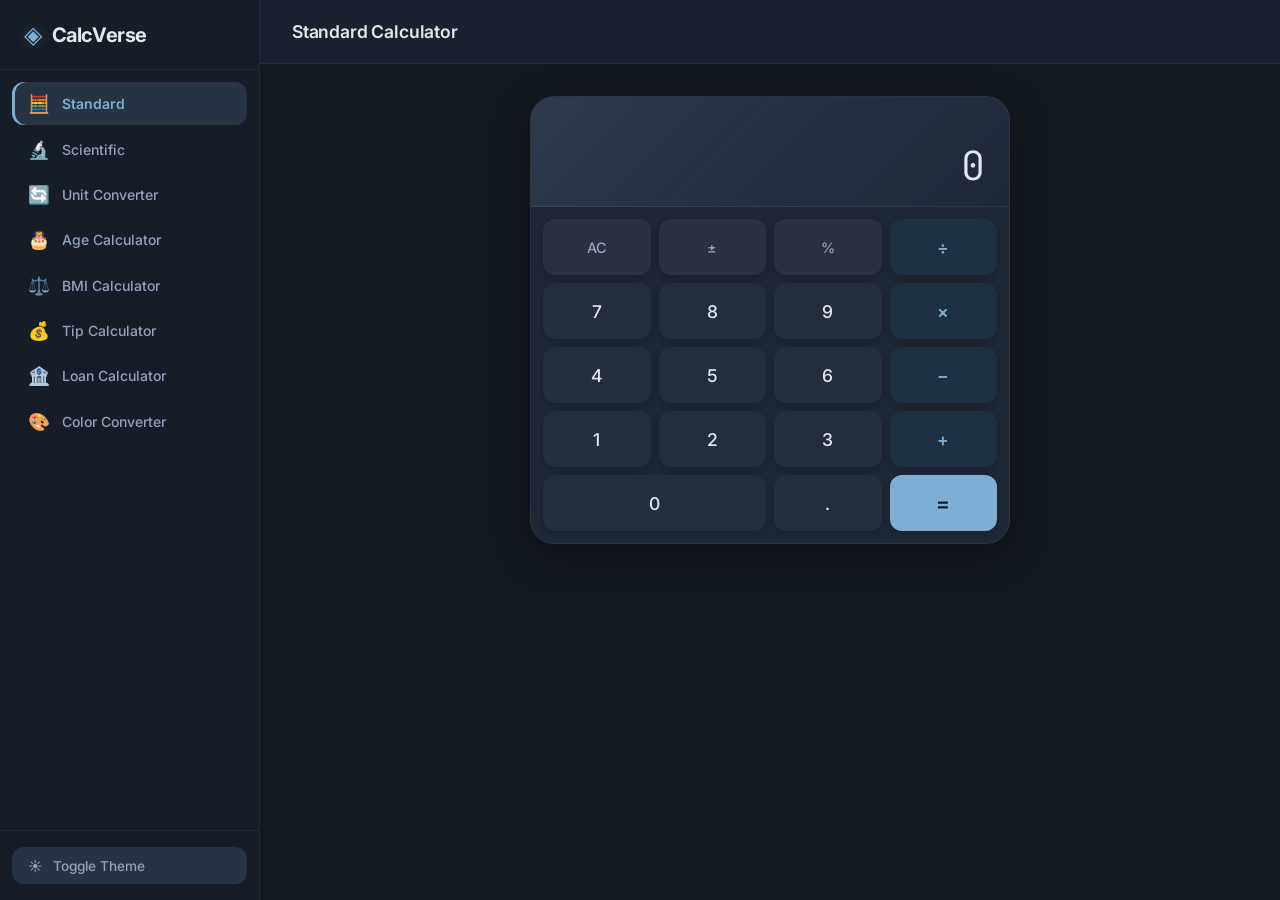
<file: index.html>
<!DOCTYPE html>
<html lang="en" data-theme="dark">
<head>
  <meta charset="UTF-8">
  <meta name="viewport" content="width=device-width, initial-scale=1.0">
  <title>CalcVerse — All-in-One Calculator Suite</title>
  <meta name="description" content="A beautiful, calm-colored multi-tool calculator suite with 8 tools: Standard Calculator, Scientific, Unit Converter, Age Calculator, BMI, Tip Calculator, Loan Calculator, and Color Converter.">
  <link rel="preconnect" href="https://fonts.googleapis.com">
  <link rel="preconnect" href="https://fonts.gstatic.com" crossorigin>
  <link href="https://fonts.googleapis.com/css2?family=Inter:wght@300;400;500;600;700&family=JetBrains+Mono:wght@400;500;600&display=swap" rel="stylesheet">
  <link rel="stylesheet" href="style.css">
</head>
<body>
  <!-- ══════════════════════════════════════════════
       SIDEBAR NAVIGATION
  ══════════════════════════════════════════════ -->
  <aside class="sidebar" id="sidebar">
    <div class="sidebar-header">
      <div class="logo">
        <span class="logo-icon">◈</span>
        <span class="logo-text">CalcVerse</span>
      </div>
      <button class="sidebar-close" id="sidebar-close" aria-label="Close sidebar">✕</button>
    </div>
    <nav class="sidebar-nav">
      <button class="nav-btn active" data-tool="standard">
        <span class="nav-icon">🧮</span>
        <span class="nav-label">Standard</span>
      </button>
      <button class="nav-btn" data-tool="scientific">
        <span class="nav-icon">🔬</span>
        <span class="nav-label">Scientific</span>
      </button>
      <button class="nav-btn" data-tool="converter">
        <span class="nav-icon">🔄</span>
        <span class="nav-label">Unit Converter</span>
      </button>
      <button class="nav-btn" data-tool="age">
        <span class="nav-icon">🎂</span>
        <span class="nav-label">Age Calculator</span>
      </button>
      <button class="nav-btn" data-tool="bmi">
        <span class="nav-icon">⚖️</span>
        <span class="nav-label">BMI Calculator</span>
      </button>
      <button class="nav-btn" data-tool="tip">
        <span class="nav-icon">💰</span>
        <span class="nav-label">Tip Calculator</span>
      </button>
      <button class="nav-btn" data-tool="loan">
        <span class="nav-icon">🏦</span>
        <span class="nav-label">Loan Calculator</span>
      </button>
      <button class="nav-btn" data-tool="color">
        <span class="nav-icon">🎨</span>
        <span class="nav-label">Color Converter</span>
      </button>
    </nav>
    <div class="sidebar-footer">
      <button class="theme-toggle" id="theme-toggle" aria-label="Toggle theme">
        <span class="theme-icon-light">☀️</span>
        <span class="theme-icon-dark">🌙</span>
        <span class="theme-label">Toggle Theme</span>
      </button>
    </div>
  </aside>

  <!-- ══════════════════════════════════════════════
       MAIN CONTENT AREA
  ══════════════════════════════════════════════ -->
  <main class="main-content">
    <header class="topbar">
      <button class="hamburger" id="hamburger" aria-label="Open sidebar">
        <span></span><span></span><span></span>
      </button>
      <h1 class="topbar-title" id="topbar-title">Standard Calculator</h1>
      <div class="topbar-actions">
        <button class="theme-toggle-mobile" id="theme-toggle-mobile" aria-label="Toggle theme">🌙</button>
      </div>
    </header>

    <div class="tools-container">

      <!-- ─── STANDARD CALCULATOR ─── -->
      <section class="tool-panel active" id="tool-standard">
        <div class="calc-card">
          <div class="calc-display">
            <div class="calc-history" id="std-history"></div>
            <div class="calc-current" id="std-display">0</div>
          </div>
          <div class="calc-keypad">
            <button class="key key-fn" data-action="clear">AC</button>
            <button class="key key-fn" data-action="toggle-sign">±</button>
            <button class="key key-fn" data-action="percent">%</button>
            <button class="key key-op" data-action="÷">÷</button>

            <button class="key key-num" data-action="7">7</button>
            <button class="key key-num" data-action="8">8</button>
            <button class="key key-num" data-action="9">9</button>
            <button class="key key-op" data-action="×">×</button>

            <button class="key key-num" data-action="4">4</button>
            <button class="key key-num" data-action="5">5</button>
            <button class="key key-num" data-action="6">6</button>
            <button class="key key-op" data-action="-">−</button>

            <button class="key key-num" data-action="1">1</button>
            <button class="key key-num" data-action="2">2</button>
            <button class="key key-num" data-action="3">3</button>
            <button class="key key-op" data-action="+">+</button>

            <button class="key key-num key-wide" data-action="0">0</button>
            <button class="key key-num" data-action=".">.</button>
            <button class="key key-eq" data-action="=">=</button>
          </div>
        </div>
      </section>

      <!-- ─── SCIENTIFIC CALCULATOR ─── -->
      <section class="tool-panel" id="tool-scientific">
        <div class="calc-card calc-card-wide">
          <div class="calc-display">
            <div class="calc-history" id="sci-history"></div>
            <div class="calc-current" id="sci-display">0</div>
          </div>
          <div class="calc-keypad scientific-keypad">
            <button class="key key-sci" data-action="sin">sin</button>
            <button class="key key-sci" data-action="cos">cos</button>
            <button class="key key-sci" data-action="tan">tan</button>
            <button class="key key-sci" data-action="log">log</button>
            <button class="key key-sci" data-action="ln">ln</button>

            <button class="key key-sci" data-action="sqrt">√</button>
            <button class="key key-sci" data-action="pow">x²</button>
            <button class="key key-sci" data-action="cube">x³</button>
            <button class="key key-sci" data-action="pi">π</button>
            <button class="key key-sci" data-action="e">e</button>

            <button class="key key-sci" data-action="(">(</button>
            <button class="key key-sci" data-action=")">)</button>
            <button class="key key-fn" data-action="clear">AC</button>
            <button class="key key-fn" data-action="backspace">⌫</button>
            <button class="key key-op" data-action="÷">÷</button>

            <button class="key key-sci" data-action="fact">n!</button>
            <button class="key key-num" data-action="7">7</button>
            <button class="key key-num" data-action="8">8</button>
            <button class="key key-num" data-action="9">9</button>
            <button class="key key-op" data-action="×">×</button>

            <button class="key key-sci" data-action="inv">1/x</button>
            <button class="key key-num" data-action="4">4</button>
            <button class="key key-num" data-action="5">5</button>
            <button class="key key-num" data-action="6">6</button>
            <button class="key key-op" data-action="-">−</button>

            <button class="key key-sci" data-action="abs">|x|</button>
            <button class="key key-num" data-action="1">1</button>
            <button class="key key-num" data-action="2">2</button>
            <button class="key key-num" data-action="3">3</button>
            <button class="key key-op" data-action="+">+</button>

            <button class="key key-sci" data-action="exp">EXP</button>
            <button class="key key-num key-wide" data-action="0">0</button>
            <button class="key key-num" data-action=".">.</button>
            <button class="key key-eq" data-action="=">=</button>
          </div>
        </div>
      </section>

      <!-- ─── UNIT CONVERTER ─── -->
      <section class="tool-panel" id="tool-converter">
        <div class="form-card">
          <div class="form-group">
            <label class="form-label">Category</label>
            <select class="form-select" id="conv-category">
              <option value="temperature">🌡️ Temperature</option>
              <option value="length">📏 Length</option>
              <option value="weight">⚖️ Weight</option>
              <option value="speed">🚀 Speed</option>
              <option value="data">💾 Digital Storage</option>
            </select>
          </div>
          <div class="converter-row">
            <div class="converter-col">
              <label class="form-label">From</label>
              <input type="number" class="form-input" id="conv-from-val" value="1" step="any">
              <select class="form-select" id="conv-from-unit"></select>
            </div>
            <button class="swap-btn" id="conv-swap" aria-label="Swap units">⇄</button>
            <div class="converter-col">
              <label class="form-label">To</label>
              <input type="number" class="form-input" id="conv-to-val" readonly>
              <select class="form-select" id="conv-to-unit"></select>
            </div>
          </div>
          <div class="conv-formula" id="conv-formula"></div>
        </div>
      </section>

      <!-- ─── AGE CALCULATOR ─── -->
      <section class="tool-panel" id="tool-age">
        <div class="form-card">
          <div class="form-group">
            <label class="form-label">Your Date of Birth</label>
            <input type="date" class="form-input" id="age-dob">
          </div>
          <button class="form-btn" id="age-calc-btn">Calculate Age</button>
          <div class="result-cards" id="age-results" style="display:none">
            <div class="result-card">
              <span class="result-value" id="age-years">0</span>
              <span class="result-label">Years</span>
            </div>
            <div class="result-card">
              <span class="result-value" id="age-months">0</span>
              <span class="result-label">Months</span>
            </div>
            <div class="result-card">
              <span class="result-value" id="age-days">0</span>
              <span class="result-label">Days</span>
            </div>
            <div class="result-card accent">
              <span class="result-value" id="age-next-bday">0</span>
              <span class="result-label">Days until next birthday</span>
            </div>
          </div>
        </div>
      </section>

      <!-- ─── BMI CALCULATOR ─── -->
      <section class="tool-panel" id="tool-bmi">
        <div class="form-card">
          <div class="form-row">
            <div class="form-group">
              <label class="form-label">Height (cm)</label>
              <input type="number" class="form-input" id="bmi-height" value="170" min="50" max="300">
            </div>
            <div class="form-group">
              <label class="form-label">Weight (kg)</label>
              <input type="number" class="form-input" id="bmi-weight" value="70" min="10" max="500">
            </div>
          </div>
          <button class="form-btn" id="bmi-calc-btn">Calculate BMI</button>
          <div class="bmi-result" id="bmi-result" style="display:none">
            <div class="bmi-gauge">
              <div class="bmi-gauge-fill" id="bmi-gauge-fill"></div>
              <div class="bmi-gauge-needle" id="bmi-gauge-needle"></div>
            </div>
            <div class="bmi-labels">
              <span class="bmi-cat underweight">Underweight</span>
              <span class="bmi-cat normal">Normal</span>
              <span class="bmi-cat overweight">Overweight</span>
              <span class="bmi-cat obese">Obese</span>
            </div>
            <div class="bmi-value-display">
              <span class="bmi-number" id="bmi-number">0</span>
              <span class="bmi-status" id="bmi-status"></span>
            </div>
          </div>
        </div>
      </section>

      <!-- ─── TIP CALCULATOR ─── -->
      <section class="tool-panel" id="tool-tip">
        <div class="form-card">
          <div class="form-group">
            <label class="form-label">Bill Amount</label>
            <div class="input-with-prefix">
              <span class="input-prefix">$</span>
              <input type="number" class="form-input" id="tip-bill" value="50" min="0" step="0.01">
            </div>
          </div>
          <div class="form-group">
            <label class="form-label">Tip Percentage</label>
            <div class="tip-presets">
              <button class="tip-preset" data-tip="10">10%</button>
              <button class="tip-preset active" data-tip="15">15%</button>
              <button class="tip-preset" data-tip="18">18%</button>
              <button class="tip-preset" data-tip="20">20%</button>
              <button class="tip-preset" data-tip="25">25%</button>
            </div>
            <input type="range" class="form-range" id="tip-percent" min="0" max="50" value="15">
            <div class="range-value" id="tip-percent-label">15%</div>
          </div>
          <div class="form-group">
            <label class="form-label">Split Between</label>
            <div class="stepper">
              <button class="stepper-btn" id="tip-split-dec">−</button>
              <span class="stepper-value" id="tip-split">1</span>
              <button class="stepper-btn" id="tip-split-inc">+</button>
            </div>
          </div>
          <div class="tip-results">
            <div class="tip-result-row">
              <span>Tip Amount</span>
              <span class="tip-val" id="tip-amount">$7.50</span>
            </div>
            <div class="tip-result-row">
              <span>Total</span>
              <span class="tip-val" id="tip-total">$57.50</span>
            </div>
            <div class="tip-result-row highlight">
              <span>Per Person</span>
              <span class="tip-val" id="tip-per-person">$57.50</span>
            </div>
          </div>
        </div>
      </section>

      <!-- ─── LOAN CALCULATOR ─── -->
      <section class="tool-panel" id="tool-loan">
        <div class="form-card">
          <div class="form-group">
            <label class="form-label">Loan Amount</label>
            <div class="input-with-prefix">
              <span class="input-prefix">$</span>
              <input type="number" class="form-input" id="loan-amount" value="250000" min="0">
            </div>
          </div>
          <div class="form-row">
            <div class="form-group">
              <label class="form-label">Interest Rate (%)</label>
              <input type="number" class="form-input" id="loan-rate" value="6.5" min="0" max="100" step="0.1">
            </div>
            <div class="form-group">
              <label class="form-label">Term (Years)</label>
              <input type="number" class="form-input" id="loan-term" value="30" min="1" max="50">
            </div>
          </div>
          <button class="form-btn" id="loan-calc-btn">Calculate</button>
          <div class="loan-results" id="loan-results" style="display:none">
            <div class="result-cards">
              <div class="result-card">
                <span class="result-value" id="loan-monthly">$0</span>
                <span class="result-label">Monthly Payment</span>
              </div>
              <div class="result-card">
                <span class="result-value" id="loan-total-payment">$0</span>
                <span class="result-label">Total Payment</span>
              </div>
              <div class="result-card accent">
                <span class="result-value" id="loan-total-interest">$0</span>
                <span class="result-label">Total Interest</span>
              </div>
            </div>
            <div class="loan-chart">
              <div class="loan-bar">
                <div class="loan-bar-principal" id="loan-bar-principal"></div>
                <div class="loan-bar-interest" id="loan-bar-interest"></div>
              </div>
              <div class="loan-chart-legend">
                <span class="legend-item"><span class="legend-dot principal"></span>Principal</span>
                <span class="legend-item"><span class="legend-dot interest"></span>Interest</span>
              </div>
            </div>
          </div>
        </div>
      </section>

      <!-- ─── COLOR CONVERTER ─── -->
      <section class="tool-panel" id="tool-color">
        <div class="form-card">
          <div class="color-preview-box">
            <div class="color-preview" id="color-preview"></div>
          </div>
          <div class="form-group">
            <label class="form-label">HEX</label>
            <div class="input-with-prefix">
              <span class="input-prefix">#</span>
              <input type="text" class="form-input" id="color-hex" value="6C9BCF" maxlength="6" spellcheck="false">
            </div>
          </div>
          <div class="form-row triple">
            <div class="form-group">
              <label class="form-label">R</label>
              <input type="number" class="form-input" id="color-r" value="108" min="0" max="255">
            </div>
            <div class="form-group">
              <label class="form-label">G</label>
              <input type="number" class="form-input" id="color-g" value="155" min="0" max="255">
            </div>
            <div class="form-group">
              <label class="form-label">B</label>
              <input type="number" class="form-input" id="color-b" value="207" min="0" max="255">
            </div>
          </div>
          <div class="form-row triple">
            <div class="form-group">
              <label class="form-label">H</label>
              <input type="number" class="form-input" id="color-h" value="212" min="0" max="360">
            </div>
            <div class="form-group">
              <label class="form-label">S%</label>
              <input type="number" class="form-input" id="color-s" value="48" min="0" max="100">
            </div>
            <div class="form-group">
              <label class="form-label">L%</label>
              <input type="number" class="form-input" id="color-l" value="62" min="0" max="100">
            </div>
          </div>
          <button class="form-btn" id="color-copy-btn">📋 Copy All Values</button>
        </div>
      </section>

    </div>
  </main>

  <div class="overlay" id="overlay"></div>

  <script src="app.js"></script>
</body>
</html>
</file>
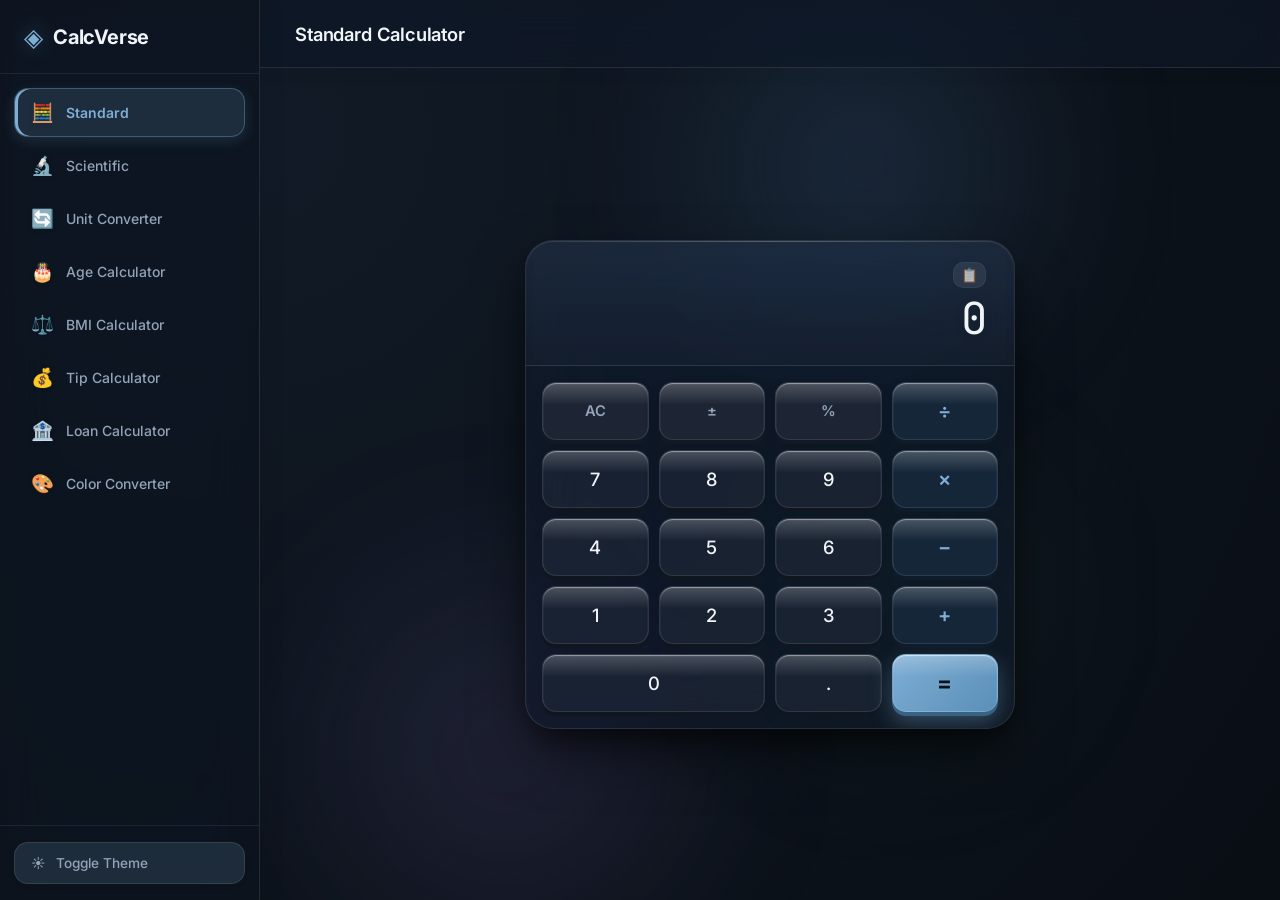
<file: calculator/index.html>
<!DOCTYPE html>
<html lang="en" data-theme="dark">
<head>
  <meta charset="UTF-8">
  <meta name="viewport" content="width=device-width, initial-scale=1.0">
  <title>CalcVerse — All-in-One Calculator Suite</title>
  <meta name="description" content="A beautiful, calm-colored multi-tool calculator suite with 8 tools: Standard Calculator, Scientific, Unit Converter, Age Calculator, BMI, Tip Calculator, Loan Calculator, and Color Converter.">
  <link rel="preconnect" href="https://fonts.googleapis.com">
  <link rel="preconnect" href="https://fonts.gstatic.com" crossorigin>
  <link href="https://fonts.googleapis.com/css2?family=Inter:wght@300;400;500;600;700&family=JetBrains+Mono:wght@400;500;600&display=swap" rel="stylesheet">
  <link rel="stylesheet" href="style.css">
</head>
<body>
  <!-- Ambient 3D Glowing Orbs for Glassmorphism Depth -->
  <div class="ambient-glow orb-1" aria-hidden="true"></div>
  <div class="ambient-glow orb-2" aria-hidden="true"></div>
  <div class="ambient-glow orb-3" aria-hidden="true"></div>

  <!-- ══════════════════════════════════════════════
       SIDEBAR NAVIGATION
  ══════════════════════════════════════════════ -->
  <aside class="sidebar" id="sidebar">
    <div class="sidebar-header">
      <div class="logo">
        <span class="logo-icon">◈</span>
        <span class="logo-text">CalcVerse</span>
      </div>
      <button class="sidebar-close" id="sidebar-close" aria-label="Close sidebar">✕</button>
    </div>
    <nav class="sidebar-nav">
      <button class="nav-btn active" data-tool="standard">
        <span class="nav-icon">🧮</span>
        <span class="nav-label">Standard</span>
      </button>
      <button class="nav-btn" data-tool="scientific">
        <span class="nav-icon">🔬</span>
        <span class="nav-label">Scientific</span>
      </button>
      <button class="nav-btn" data-tool="converter">
        <span class="nav-icon">🔄</span>
        <span class="nav-label">Unit Converter</span>
      </button>
      <button class="nav-btn" data-tool="age">
        <span class="nav-icon">🎂</span>
        <span class="nav-label">Age Calculator</span>
      </button>
      <button class="nav-btn" data-tool="bmi">
        <span class="nav-icon">⚖️</span>
        <span class="nav-label">BMI Calculator</span>
      </button>
      <button class="nav-btn" data-tool="tip">
        <span class="nav-icon">💰</span>
        <span class="nav-label">Tip Calculator</span>
      </button>
      <button class="nav-btn" data-tool="loan">
        <span class="nav-icon">🏦</span>
        <span class="nav-label">Loan Calculator</span>
      </button>
      <button class="nav-btn" data-tool="color">
        <span class="nav-icon">🎨</span>
        <span class="nav-label">Color Converter</span>
      </button>
    </nav>
    <div class="sidebar-footer">
      <button class="theme-toggle" id="theme-toggle" aria-label="Toggle theme">
        <span class="theme-icon-light">☀️</span>
        <span class="theme-icon-dark">🌙</span>
        <span class="theme-label">Toggle Theme</span>
      </button>
    </div>
  </aside>

  <!-- ══════════════════════════════════════════════
       MAIN CONTENT AREA
  ══════════════════════════════════════════════ -->
  <main class="main-content">
    <header class="topbar">
      <button class="hamburger" id="hamburger" aria-label="Open sidebar">
        <span></span><span></span><span></span>
      </button>
      <h1 class="topbar-title" id="topbar-title">Standard Calculator</h1>
      <div class="topbar-actions">
        <button class="theme-toggle-mobile" id="theme-toggle-mobile" aria-label="Toggle theme">🌙</button>
      </div>
    </header>

    <div class="tools-container">

      <!-- ─── STANDARD CALCULATOR ─── -->
      <section class="tool-panel active" id="tool-standard">
        <div class="calc-card">
          <div class="calc-display" data-copy-target="std-display" title="Click to copy result">
            <div class="calc-display-header">
              <div class="calc-history" id="std-history"></div>
              <button class="copy-display-btn" aria-label="Copy result" title="Copy result">📋</button>
            </div>
            <div class="calc-current" id="std-display">0</div>
          </div>
          <div class="calc-keypad">
            <button class="key key-fn" data-action="clear">AC</button>
            <button class="key key-fn" data-action="toggle-sign">±</button>
            <button class="key key-fn" data-action="percent">%</button>
            <button class="key key-op" data-action="÷">÷</button>

            <button class="key key-num" data-action="7">7</button>
            <button class="key key-num" data-action="8">8</button>
            <button class="key key-num" data-action="9">9</button>
            <button class="key key-op" data-action="×">×</button>

            <button class="key key-num" data-action="4">4</button>
            <button class="key key-num" data-action="5">5</button>
            <button class="key key-num" data-action="6">6</button>
            <button class="key key-op" data-action="-">−</button>

            <button class="key key-num" data-action="1">1</button>
            <button class="key key-num" data-action="2">2</button>
            <button class="key key-num" data-action="3">3</button>
            <button class="key key-op" data-action="+">+</button>

            <button class="key key-num key-wide" data-action="0">0</button>
            <button class="key key-num" data-action=".">.</button>
            <button class="key key-eq" data-action="=">=</button>
          </div>
        </div>
      </section>

      <!-- ─── SCIENTIFIC CALCULATOR ─── -->
      <section class="tool-panel" id="tool-scientific">
        <div class="calc-card calc-card-wide">
          <div class="calc-display" data-copy-target="sci-display" title="Click to copy result">
            <div class="calc-display-header">
              <div class="calc-history" id="sci-history"></div>
              <button class="copy-display-btn" aria-label="Copy result" title="Copy result">📋</button>
            </div>
            <div class="calc-current" id="sci-display">0</div>
          </div>
          <div class="calc-keypad scientific-keypad">
            <button class="key key-sci" data-action="sin">sin</button>
            <button class="key key-sci" data-action="cos">cos</button>
            <button class="key key-sci" data-action="tan">tan</button>
            <button class="key key-sci" data-action="log">log</button>
            <button class="key key-sci" data-action="ln">ln</button>

            <button class="key key-sci" data-action="sqrt">√</button>
            <button class="key key-sci" data-action="pow">x²</button>
            <button class="key key-sci" data-action="cube">x³</button>
            <button class="key key-sci" data-action="pi">π</button>
            <button class="key key-sci" data-action="e">e</button>

            <button class="key key-sci" data-action="(">(</button>
            <button class="key key-sci" data-action=")">)</button>
            <button class="key key-fn" data-action="clear">AC</button>
            <button class="key key-fn" data-action="backspace">⌫</button>
            <button class="key key-op" data-action="÷">÷</button>

            <button class="key key-sci" data-action="fact">n!</button>
            <button class="key key-num" data-action="7">7</button>
            <button class="key key-num" data-action="8">8</button>
            <button class="key key-num" data-action="9">9</button>
            <button class="key key-op" data-action="×">×</button>

            <button class="key key-sci" data-action="inv">1/x</button>
            <button class="key key-num" data-action="4">4</button>
            <button class="key key-num" data-action="5">5</button>
            <button class="key key-num" data-action="6">6</button>
            <button class="key key-op" data-action="-">−</button>

            <button class="key key-sci" data-action="abs">|x|</button>
            <button class="key key-num" data-action="1">1</button>
            <button class="key key-num" data-action="2">2</button>
            <button class="key key-num" data-action="3">3</button>
            <button class="key key-op" data-action="+">+</button>

            <button class="key key-sci" data-action="exp">EXP</button>
            <button class="key key-num key-wide" data-action="0">0</button>
            <button class="key key-num" data-action=".">.</button>
            <button class="key key-eq" data-action="=">=</button>
          </div>
        </div>
      </section>

      <!-- ─── UNIT CONVERTER ─── -->
      <section class="tool-panel" id="tool-converter">
        <div class="form-card">
          <div class="form-group">
            <label class="form-label">Category</label>
            <select class="form-select" id="conv-category">
              <option value="temperature">🌡️ Temperature</option>
              <option value="length">📏 Length</option>
              <option value="weight">⚖️ Weight</option>
              <option value="speed">🚀 Speed</option>
              <option value="data">💾 Digital Storage</option>
            </select>
          </div>
          <div class="converter-row">
            <div class="converter-col">
              <label class="form-label">From</label>
              <input type="number" class="form-input" id="conv-from-val" value="1" step="any">
              <select class="form-select" id="conv-from-unit"></select>
            </div>
            <button class="swap-btn" id="conv-swap" aria-label="Swap units">⇄</button>
            <div class="converter-col">
              <label class="form-label">To</label>
              <input type="number" class="form-input" id="conv-to-val" readonly>
              <select class="form-select" id="conv-to-unit"></select>
            </div>
          </div>
          <div class="conv-formula" id="conv-formula"></div>
        </div>
      </section>

      <!-- ─── AGE CALCULATOR ─── -->
      <section class="tool-panel" id="tool-age">
        <div class="form-card">
          <div class="form-group">
            <label class="form-label">Your Date of Birth</label>
            <input type="date" class="form-input" id="age-dob">
          </div>
          <button class="form-btn" id="age-calc-btn">Calculate Age</button>
          <div class="result-cards" id="age-results" style="display:none">
            <div class="result-card">
              <span class="result-value" id="age-years">0</span>
              <span class="result-label">Years</span>
            </div>
            <div class="result-card">
              <span class="result-value" id="age-months">0</span>
              <span class="result-label">Months</span>
            </div>
            <div class="result-card">
              <span class="result-value" id="age-days">0</span>
              <span class="result-label">Days</span>
            </div>
            <div class="result-card accent">
              <span class="result-value" id="age-next-bday">0</span>
              <span class="result-label">Days until next birthday</span>
            </div>
          </div>
        </div>
      </section>

      <!-- ─── BMI CALCULATOR ─── -->
      <section class="tool-panel" id="tool-bmi">
        <div class="form-card">
          <div class="form-row">
            <div class="form-group">
              <label class="form-label">Height (cm)</label>
              <input type="number" class="form-input" id="bmi-height" value="170" min="50" max="300">
            </div>
            <div class="form-group">
              <label class="form-label">Weight (kg)</label>
              <input type="number" class="form-input" id="bmi-weight" value="70" min="10" max="500">
            </div>
          </div>
          <button class="form-btn" id="bmi-calc-btn">Calculate BMI</button>
          <div class="bmi-result" id="bmi-result" style="display:none">
            <div class="bmi-gauge">
              <div class="bmi-gauge-fill" id="bmi-gauge-fill"></div>
              <div class="bmi-gauge-needle" id="bmi-gauge-needle"></div>
            </div>
            <div class="bmi-labels">
              <span class="bmi-cat underweight">Underweight</span>
              <span class="bmi-cat normal">Normal</span>
              <span class="bmi-cat overweight">Overweight</span>
              <span class="bmi-cat obese">Obese</span>
            </div>
            <div class="bmi-value-display">
              <span class="bmi-number" id="bmi-number">0</span>
              <span class="bmi-status" id="bmi-status"></span>
            </div>
          </div>
        </div>
      </section>

      <!-- ─── TIP CALCULATOR ─── -->
      <section class="tool-panel" id="tool-tip">
        <div class="form-card">
          <div class="form-group">
            <label class="form-label">Bill Amount</label>
            <div class="input-with-prefix">
              <span class="input-prefix">$</span>
              <input type="number" class="form-input" id="tip-bill" value="50" min="0" step="0.01">
            </div>
          </div>
          <div class="form-group">
            <label class="form-label">Tip Percentage</label>
            <div class="tip-presets">
              <button class="tip-preset" data-tip="10">10%</button>
              <button class="tip-preset active" data-tip="15">15%</button>
              <button class="tip-preset" data-tip="18">18%</button>
              <button class="tip-preset" data-tip="20">20%</button>
              <button class="tip-preset" data-tip="25">25%</button>
            </div>
            <input type="range" class="form-range" id="tip-percent" min="0" max="50" value="15">
            <div class="range-value" id="tip-percent-label">15%</div>
          </div>
          <div class="form-group">
            <label class="form-label">Split Between</label>
            <div class="stepper">
              <button class="stepper-btn" id="tip-split-dec">−</button>
              <span class="stepper-value" id="tip-split">1</span>
              <button class="stepper-btn" id="tip-split-inc">+</button>
            </div>
          </div>
          <div class="tip-results">
            <div class="tip-result-row">
              <span>Tip Amount</span>
              <span class="tip-val" id="tip-amount">$7.50</span>
            </div>
            <div class="tip-result-row">
              <span>Total</span>
              <span class="tip-val" id="tip-total">$57.50</span>
            </div>
            <div class="tip-result-row highlight">
              <span>Per Person</span>
              <span class="tip-val" id="tip-per-person">$57.50</span>
            </div>
          </div>
        </div>
      </section>

      <!-- ─── LOAN CALCULATOR ─── -->
      <section class="tool-panel" id="tool-loan">
        <div class="form-card">
          <div class="form-group">
            <label class="form-label">Loan Amount</label>
            <div class="input-with-prefix">
              <span class="input-prefix">$</span>
              <input type="number" class="form-input" id="loan-amount" value="250000" min="0">
            </div>
          </div>
          <div class="form-row">
            <div class="form-group">
              <label class="form-label">Interest Rate (%)</label>
              <input type="number" class="form-input" id="loan-rate" value="6.5" min="0" max="100" step="0.1">
            </div>
            <div class="form-group">
              <label class="form-label">Term (Years)</label>
              <input type="number" class="form-input" id="loan-term" value="30" min="1" max="50">
            </div>
          </div>
          <button class="form-btn" id="loan-calc-btn">Calculate</button>
          <div class="loan-results" id="loan-results" style="display:none">
            <div class="result-cards">
              <div class="result-card">
                <span class="result-value" id="loan-monthly">$0</span>
                <span class="result-label">Monthly Payment</span>
              </div>
              <div class="result-card">
                <span class="result-value" id="loan-total-payment">$0</span>
                <span class="result-label">Total Payment</span>
              </div>
              <div class="result-card accent">
                <span class="result-value" id="loan-total-interest">$0</span>
                <span class="result-label">Total Interest</span>
              </div>
            </div>
            <div class="loan-chart">
              <div class="loan-bar">
                <div class="loan-bar-principal" id="loan-bar-principal"></div>
                <div class="loan-bar-interest" id="loan-bar-interest"></div>
              </div>
              <div class="loan-chart-legend">
                <span class="legend-item"><span class="legend-dot principal"></span>Principal</span>
                <span class="legend-item"><span class="legend-dot interest"></span>Interest</span>
              </div>
            </div>
          </div>
        </div>
      </section>

      <!-- ─── COLOR CONVERTER ─── -->
      <section class="tool-panel" id="tool-color">
        <div class="form-card">
          <div class="color-preview-box">
            <div class="color-preview" id="color-preview"></div>
          </div>
          <div class="form-group">
            <label class="form-label">HEX</label>
            <div class="input-with-prefix">
              <span class="input-prefix">#</span>
              <input type="text" class="form-input" id="color-hex" value="6C9BCF" maxlength="6" spellcheck="false">
            </div>
          </div>
          <div class="form-row triple">
            <div class="form-group">
              <label class="form-label">R</label>
              <input type="number" class="form-input" id="color-r" value="108" min="0" max="255">
            </div>
            <div class="form-group">
              <label class="form-label">G</label>
              <input type="number" class="form-input" id="color-g" value="155" min="0" max="255">
            </div>
            <div class="form-group">
              <label class="form-label">B</label>
              <input type="number" class="form-input" id="color-b" value="207" min="0" max="255">
            </div>
          </div>
          <div class="form-row triple">
            <div class="form-group">
              <label class="form-label">H</label>
              <input type="number" class="form-input" id="color-h" value="212" min="0" max="360">
            </div>
            <div class="form-group">
              <label class="form-label">S%</label>
              <input type="number" class="form-input" id="color-s" value="48" min="0" max="100">
            </div>
            <div class="form-group">
              <label class="form-label">L%</label>
              <input type="number" class="form-input" id="color-l" value="62" min="0" max="100">
            </div>
          </div>
          <button class="form-btn" id="color-copy-btn">📋 Copy All Values</button>
        </div>
      </section>

    </div>
  </main>

  <!-- 3D Glass Floating Toast Notification -->
  <div class="toast-container" id="toast-container" aria-live="polite"></div>

  <div class="overlay" id="overlay"></div>

  <script src="app.js"></script>
</body>
</html>
</file>
<file: style.css>
/* ═══════════════════════════════════════════════════════════
   CalcVerse — Calm & Cool Design System
   Color Palette: Ocean blues, sage greens, soft lavenders
   ═══════════════════════════════════════════════════════════ */

@import url('https://fonts.googleapis.com/css2?family=Inter:wght@300;400;500;600;700&family=JetBrains+Mono:wght@400;500;600&display=swap');

/* ─── CSS Custom Properties ─── */
:root {
  /* Calm Ocean Palette — Light */
  --bg-primary: #f0f4f8;
  --bg-secondary: #ffffff;
  --bg-card: #ffffff;
  --bg-sidebar: #e8eef4;
  --bg-input: #f5f8fb;

  --text-primary: #2d3748;
  --text-secondary: #718096;
  --text-muted: #a0aec0;

  --accent: #6C9BCF;
  --accent-hover: #5a89bd;
  --accent-soft: rgba(108, 155, 207, 0.12);
  --accent-glow: rgba(108, 155, 207, 0.25);

  --sage: #7FB685;
  --sage-soft: rgba(127, 182, 133, 0.12);
  --lavender: #9F8FCC;
  --lavender-soft: rgba(159, 143, 204, 0.12);
  --rose: #D4918E;
  --rose-soft: rgba(212, 145, 142, 0.12);
  --sand: #C9B88C;

  --key-num-bg: #f7f9fc;
  --key-num-hover: #ebf0f7;
  --key-op-bg: #e8eef4;
  --key-op-hover: #d8e2ed;
  --key-fn-bg: #dfe6ed;
  --key-fn-hover: #cdd6e0;
  --key-eq-bg: var(--accent);
  --key-eq-hover: var(--accent-hover);
  --key-eq-text: #ffffff;
  --key-sci-bg: #eae5f4;
  --key-sci-hover: #ddd6ec;

  --border: rgba(0, 0, 0, 0.06);
  --border-strong: rgba(0, 0, 0, 0.1);
  --shadow-sm: 0 1px 3px rgba(0,0,0,0.04), 0 1px 2px rgba(0,0,0,0.06);
  --shadow-md: 0 4px 14px rgba(0,0,0,0.06), 0 2px 6px rgba(0,0,0,0.04);
  --shadow-lg: 0 10px 40px rgba(0,0,0,0.08), 0 4px 12px rgba(0,0,0,0.04);
  --shadow-key: 0 2px 6px rgba(0,0,0,0.05);
  --shadow-key-active: inset 0 2px 4px rgba(0,0,0,0.08);

  --radius-sm: 8px;
  --radius-md: 12px;
  --radius-lg: 18px;
  --radius-xl: 24px;
  --radius-full: 50%;

  --sidebar-width: 260px;
  --topbar-height: 64px;
  --transition: 0.25s cubic-bezier(0.4, 0, 0.2, 1);
}

/* ─── Dark Theme ─── */
[data-theme="dark"] {
  --bg-primary: #131920;
  --bg-secondary: #1a2230;
  --bg-card: #1e2736;
  --bg-sidebar: #161d28;
  --bg-input: #232d3c;

  --text-primary: #e2e8f0;
  --text-secondary: #94a3b8;
  --text-muted: #64748b;

  --accent: #7EAED4;
  --accent-hover: #93bfdf;
  --accent-soft: rgba(126, 174, 212, 0.15);
  --accent-glow: rgba(126, 174, 212, 0.2);

  --sage: #8FC396;
  --sage-soft: rgba(143, 195, 150, 0.12);
  --lavender: #B0A0D9;
  --lavender-soft: rgba(176, 160, 217, 0.12);
  --rose: #DBA3A0;
  --rose-soft: rgba(219, 163, 160, 0.12);

  --key-num-bg: #232d3c;
  --key-num-hover: #2a3649;
  --key-op-bg: #1e2f42;
  --key-op-hover: #253a50;
  --key-fn-bg: #2a3040;
  --key-fn-hover: #353d4e;
  --key-eq-bg: var(--accent);
  --key-eq-hover: var(--accent-hover);
  --key-eq-text: #131920;
  --key-sci-bg: #2a2640;
  --key-sci-hover: #362f52;

  --border: rgba(255, 255, 255, 0.06);
  --border-strong: rgba(255, 255, 255, 0.1);
  --shadow-sm: 0 1px 3px rgba(0,0,0,0.2);
  --shadow-md: 0 4px 14px rgba(0,0,0,0.25);
  --shadow-lg: 0 10px 40px rgba(0,0,0,0.35);
  --shadow-key: 0 2px 6px rgba(0,0,0,0.2);
  --shadow-key-active: inset 0 2px 4px rgba(0,0,0,0.3);
}

/* ─── Reset & Base ─── */
*, *::before, *::after {
  margin: 0;
  padding: 0;
  box-sizing: border-box;
}

html {
  font-size: 16px;
  -webkit-font-smoothing: antialiased;
  -moz-osx-font-smoothing: grayscale;
}

body {
  font-family: 'Inter', -apple-system, BlinkMacSystemFont, sans-serif;
  background: var(--bg-primary);
  color: var(--text-primary);
  min-height: 100vh;
  display: flex;
  transition: background var(--transition), color var(--transition);
  overflow-x: hidden;
}

/* ═══════════════════════════════════════════════════════════
   SIDEBAR
   ═══════════════════════════════════════════════════════════ */
.sidebar {
  position: fixed;
  left: 0;
  top: 0;
  width: var(--sidebar-width);
  height: 100vh;
  background: var(--bg-sidebar);
  border-right: 1px solid var(--border);
  display: flex;
  flex-direction: column;
  z-index: 100;
  transition: transform var(--transition), background var(--transition);
}

.sidebar-header {
  padding: 1.25rem 1.5rem;
  display: flex;
  align-items: center;
  justify-content: space-between;
  border-bottom: 1px solid var(--border);
}

.logo {
  display: flex;
  align-items: center;
  gap: 0.6rem;
}

.logo-icon {
  font-size: 1.5rem;
  color: var(--accent);
  filter: drop-shadow(0 0 6px var(--accent-glow));
}

.logo-text {
  font-size: 1.25rem;
  font-weight: 700;
  color: var(--text-primary);
  letter-spacing: -0.02em;
}

.sidebar-close {
  display: none;
  background: none;
  border: none;
  color: var(--text-muted);
  font-size: 1.25rem;
  cursor: pointer;
  padding: 0.25rem;
  border-radius: var(--radius-sm);
  transition: color var(--transition);
}
.sidebar-close:hover { color: var(--text-primary); }

.sidebar-nav {
  flex: 1;
  padding: 0.75rem;
  overflow-y: auto;
  display: flex;
  flex-direction: column;
  gap: 2px;
}

.nav-btn {
  display: flex;
  align-items: center;
  gap: 0.75rem;
  width: 100%;
  padding: 0.7rem 1rem;
  border: none;
  border-radius: var(--radius-md);
  background: transparent;
  color: var(--text-secondary);
  font-family: inherit;
  font-size: 0.875rem;
  font-weight: 500;
  cursor: pointer;
  transition: all var(--transition);
  text-align: left;
}

.nav-btn:hover {
  background: var(--accent-soft);
  color: var(--text-primary);
}

.nav-btn.active {
  background: var(--accent-soft);
  color: var(--accent);
  font-weight: 600;
  box-shadow: inset 3px 0 0 var(--accent);
}

.nav-icon { font-size: 1.1rem; }

.sidebar-footer {
  padding: 1rem 0.75rem;
  border-top: 1px solid var(--border);
}

.theme-toggle {
  display: flex;
  align-items: center;
  gap: 0.6rem;
  width: 100%;
  padding: 0.65rem 1rem;
  border: none;
  border-radius: var(--radius-md);
  background: var(--accent-soft);
  color: var(--text-secondary);
  font-family: inherit;
  font-size: 0.85rem;
  font-weight: 500;
  cursor: pointer;
  transition: all var(--transition);
}
.theme-toggle:hover {
  background: var(--accent);
  color: var(--key-eq-text);
}

/* In dark mode: show sun (to switch to light), hide moon */
[data-theme="dark"] .theme-icon-dark { display: none; }
[data-theme="dark"] .theme-icon-light { display: inline; }
/* In light mode: show moon (to switch to dark), hide sun */
[data-theme="light"] .theme-icon-light { display: none; }
[data-theme="light"] .theme-icon-dark { display: inline; }

/* ═══════════════════════════════════════════════════════════
   MAIN CONTENT
   ═══════════════════════════════════════════════════════════ */
.main-content {
  margin-left: var(--sidebar-width);
  flex: 1;
  min-height: 100vh;
  display: flex;
  flex-direction: column;
  transition: margin var(--transition);
}

.topbar {
  position: sticky;
  top: 0;
  height: var(--topbar-height);
  display: flex;
  align-items: center;
  padding: 0 2rem;
  background: var(--bg-secondary);
  border-bottom: 1px solid var(--border);
  backdrop-filter: blur(12px);
  z-index: 50;
  transition: background var(--transition);
}

.hamburger {
  display: none;
  flex-direction: column;
  gap: 4px;
  background: none;
  border: none;
  cursor: pointer;
  padding: 0.5rem;
  margin-right: 0.75rem;
}
.hamburger span {
  width: 20px;
  height: 2px;
  background: var(--text-primary);
  border-radius: 2px;
  transition: background var(--transition);
}

.topbar-title {
  font-size: 1.1rem;
  font-weight: 600;
  color: var(--text-primary);
  letter-spacing: -0.01em;
}

.topbar-actions {
  margin-left: auto;
}

.theme-toggle-mobile {
  display: none;
  background: none;
  border: none;
  font-size: 1.25rem;
  cursor: pointer;
  padding: 0.4rem;
  border-radius: var(--radius-sm);
}

.tools-container {
  flex: 1;
  display: flex;
  align-items: flex-start;
  justify-content: center;
  padding: 2rem;
}

/* ═══════════════════════════════════════════════════════════
   TOOL PANELS
   ═══════════════════════════════════════════════════════════ */
.tool-panel {
  display: none;
  width: 100%;
  max-width: 480px;
  animation: fadeSlideIn 0.35s ease;
}
.tool-panel.active { display: block; }

@keyframes fadeSlideIn {
  from { opacity: 0; transform: translateY(12px); }
  to   { opacity: 1; transform: translateY(0); }
}

/* ═══════════════════════════════════════════════════════════
   CALCULATOR CARD (Standard + Scientific)
   ═══════════════════════════════════════════════════════════ */
.calc-card {
  background: var(--bg-card);
  border-radius: var(--radius-xl);
  box-shadow: var(--shadow-lg);
  overflow: hidden;
  border: 1px solid var(--border);
  transition: background var(--transition), border var(--transition);
}

.calc-card-wide {
  max-width: 540px;
}

.calc-display {
  padding: 1.75rem 1.5rem 1rem;
  min-height: 110px;
  display: flex;
  flex-direction: column;
  justify-content: flex-end;
  align-items: flex-end;
  background: linear-gradient(135deg, var(--accent-soft), transparent);
  border-bottom: 1px solid var(--border);
}

.calc-history {
  font-size: 0.85rem;
  color: var(--text-muted);
  min-height: 1.2em;
  font-family: 'JetBrains Mono', monospace;
  word-break: break-all;
  text-align: right;
}

.calc-current {
  font-size: 2.5rem;
  font-weight: 300;
  color: var(--text-primary);
  font-family: 'JetBrains Mono', monospace;
  line-height: 1.2;
  word-break: break-all;
  text-align: right;
  transition: color var(--transition);
}

.calc-keypad {
  display: grid;
  grid-template-columns: repeat(4, 1fr);
  gap: 8px;
  padding: 12px;
}

.scientific-keypad {
  grid-template-columns: repeat(5, 1fr);
  gap: 6px;
  padding: 10px;
}

/* ─── Keys ─── */
.key {
  display: flex;
  align-items: center;
  justify-content: center;
  height: 56px;
  border: none;
  border-radius: var(--radius-md);
  font-family: 'Inter', sans-serif;
  font-size: 1.1rem;
  font-weight: 500;
  cursor: pointer;
  transition: all 0.15s ease;
  box-shadow: var(--shadow-key);
  user-select: none;
  -webkit-tap-highlight-color: transparent;
}

.key:active {
  transform: scale(0.95);
  box-shadow: var(--shadow-key-active);
}

.key-num {
  background: var(--key-num-bg);
  color: var(--text-primary);
}
.key-num:hover { background: var(--key-num-hover); }

.key-op {
  background: var(--key-op-bg);
  color: var(--accent);
  font-weight: 600;
}
.key-op:hover { background: var(--key-op-hover); }

.key-fn {
  background: var(--key-fn-bg);
  color: var(--text-secondary);
  font-size: 0.9rem;
}
.key-fn:hover { background: var(--key-fn-hover); }

.key-eq {
  background: var(--key-eq-bg);
  color: var(--key-eq-text);
  font-weight: 600;
  font-size: 1.3rem;
}
.key-eq:hover { background: var(--key-eq-hover); }

.key-sci {
  background: var(--key-sci-bg);
  color: var(--lavender);
  font-size: 0.8rem;
  font-weight: 600;
}
.key-sci:hover { background: var(--key-sci-hover); }

.key-wide {
  grid-column: span 2;
}

.scientific-keypad .key {
  height: 48px;
  font-size: 0.85rem;
}
.scientific-keypad .key-num { font-size: 1rem; }

/* ═══════════════════════════════════════════════════════════
   FORM CARDS (All utility tools)
   ═══════════════════════════════════════════════════════════ */
.form-card {
  background: var(--bg-card);
  border-radius: var(--radius-xl);
  box-shadow: var(--shadow-lg);
  padding: 1.75rem;
  border: 1px solid var(--border);
  transition: background var(--transition), border var(--transition);
}

.form-group {
  margin-bottom: 1.25rem;
}

.form-label {
  display: block;
  font-size: 0.8rem;
  font-weight: 600;
  color: var(--text-secondary);
  text-transform: uppercase;
  letter-spacing: 0.05em;
  margin-bottom: 0.5rem;
}

.form-input {
  width: 100%;
  padding: 0.75rem 1rem;
  border: 1.5px solid var(--border-strong);
  border-radius: var(--radius-md);
  background: var(--bg-input);
  color: var(--text-primary);
  font-family: 'JetBrains Mono', monospace;
  font-size: 1rem;
  transition: all var(--transition);
  outline: none;
}
.form-input:focus {
  border-color: var(--accent);
  box-shadow: 0 0 0 3px var(--accent-soft);
}
.form-input[readonly] {
  cursor: default;
  opacity: 0.85;
}

.form-select {
  width: 100%;
  padding: 0.75rem 1rem;
  border: 1.5px solid var(--border-strong);
  border-radius: var(--radius-md);
  background: var(--bg-input);
  color: var(--text-primary);
  font-family: inherit;
  font-size: 0.95rem;
  cursor: pointer;
  outline: none;
  transition: all var(--transition);
  appearance: none;
  background-image: url("data:image/svg+xml,%3Csvg xmlns='http://www.w3.org/2000/svg' width='12' height='12' viewBox='0 0 24 24' fill='none' stroke='%23718096' stroke-width='2' stroke-linecap='round' stroke-linejoin='round'%3E%3Cpolyline points='6 9 12 15 18 9'%3E%3C/polyline%3E%3C/svg%3E");
  background-repeat: no-repeat;
  background-position: right 12px center;
  padding-right: 2.5rem;
}
.form-select:focus {
  border-color: var(--accent);
  box-shadow: 0 0 0 3px var(--accent-soft);
}

.form-btn {
  width: 100%;
  padding: 0.85rem;
  border: none;
  border-radius: var(--radius-md);
  background: var(--accent);
  color: var(--key-eq-text);
  font-family: inherit;
  font-size: 0.95rem;
  font-weight: 600;
  cursor: pointer;
  transition: all var(--transition);
  margin-bottom: 1.25rem;
}
.form-btn:hover {
  background: var(--accent-hover);
  transform: translateY(-1px);
  box-shadow: 0 4px 14px var(--accent-glow);
}
.form-btn:active {
  transform: translateY(0);
}

.form-row {
  display: grid;
  grid-template-columns: 1fr 1fr;
  gap: 1rem;
}
.form-row.triple {
  grid-template-columns: 1fr 1fr 1fr;
}

.input-with-prefix {
  position: relative;
}
.input-prefix {
  position: absolute;
  left: 1rem;
  top: 50%;
  transform: translateY(-50%);
  color: var(--text-muted);
  font-weight: 600;
  font-family: 'JetBrains Mono', monospace;
}
.input-with-prefix .form-input {
  padding-left: 2rem;
}

/* ─── Converter ─── */
.converter-row {
  display: flex;
  align-items: flex-end;
  gap: 0.5rem;
  margin-bottom: 1.25rem;
}
.converter-col { flex: 1; }
.swap-btn {
  width: 42px;
  height: 42px;
  border: 1.5px solid var(--border-strong);
  border-radius: var(--radius-full);
  background: var(--bg-input);
  color: var(--accent);
  font-size: 1.2rem;
  cursor: pointer;
  display: flex;
  align-items: center;
  justify-content: center;
  flex-shrink: 0;
  margin-bottom: 0.3rem;
  transition: all var(--transition);
}
.swap-btn:hover {
  background: var(--accent);
  color: var(--key-eq-text);
  transform: rotate(180deg);
}

.conv-formula {
  padding: 0.85rem 1rem;
  background: var(--accent-soft);
  border-radius: var(--radius-md);
  font-size: 0.85rem;
  color: var(--text-secondary);
  font-family: 'JetBrains Mono', monospace;
  text-align: center;
  min-height: 2.5em;
}

/* ─── Result Cards ─── */
.result-cards {
  display: grid;
  grid-template-columns: repeat(auto-fit, minmax(120px, 1fr));
  gap: 0.75rem;
}

.result-card {
  background: var(--bg-input);
  border-radius: var(--radius-md);
  padding: 1.1rem 0.85rem;
  text-align: center;
  border: 1px solid var(--border);
  transition: all var(--transition);
}
.result-card:hover {
  transform: translateY(-2px);
  box-shadow: var(--shadow-md);
}
.result-card.accent {
  background: var(--accent-soft);
  border-color: var(--accent);
}
.result-value {
  display: block;
  font-size: 1.6rem;
  font-weight: 700;
  color: var(--text-primary);
  font-family: 'JetBrains Mono', monospace;
  line-height: 1.2;
}
.result-card.accent .result-value {
  color: var(--accent);
}
.result-label {
  display: block;
  font-size: 0.7rem;
  font-weight: 600;
  text-transform: uppercase;
  letter-spacing: 0.05em;
  color: var(--text-muted);
  margin-top: 0.4rem;
}

/* ─── BMI Gauge ─── */
.bmi-result { margin-top: 0.5rem; }
.bmi-gauge {
  position: relative;
  width: 100%;
  height: 14px;
  border-radius: 7px;
  background: linear-gradient(90deg, var(--accent) 0%, var(--sage) 35%, var(--sand) 65%, var(--rose) 100%);
  margin-bottom: 0.5rem;
  overflow: visible;
}
.bmi-gauge-needle {
  position: absolute;
  top: -4px;
  width: 6px;
  height: 22px;
  background: var(--text-primary);
  border-radius: 3px;
  transition: left 0.5s cubic-bezier(0.34, 1.56, 0.64, 1);
  box-shadow: 0 2px 6px rgba(0,0,0,0.2);
}
.bmi-labels {
  display: flex;
  justify-content: space-between;
  margin-bottom: 1rem;
}
.bmi-cat {
  font-size: 0.65rem;
  font-weight: 600;
  text-transform: uppercase;
  letter-spacing: 0.03em;
  color: var(--text-muted);
}
.bmi-value-display {
  text-align: center;
  padding: 1rem;
  background: var(--bg-input);
  border-radius: var(--radius-md);
  border: 1px solid var(--border);
}
.bmi-number {
  font-size: 2.5rem;
  font-weight: 700;
  font-family: 'JetBrains Mono', monospace;
  color: var(--accent);
}
.bmi-status {
  display: block;
  font-size: 0.85rem;
  font-weight: 600;
  color: var(--text-secondary);
  margin-top: 0.25rem;
}

/* ─── Tip Calculator ─── */
.tip-presets {
  display: flex;
  gap: 6px;
  margin-bottom: 0.75rem;
  flex-wrap: wrap;
}
.tip-preset {
  flex: 1;
  min-width: 50px;
  padding: 0.55rem 0.5rem;
  border: 1.5px solid var(--border-strong);
  border-radius: var(--radius-sm);
  background: var(--bg-input);
  color: var(--text-secondary);
  font-family: inherit;
  font-size: 0.8rem;
  font-weight: 600;
  cursor: pointer;
  transition: all var(--transition);
}
.tip-preset:hover {
  border-color: var(--accent);
  color: var(--accent);
}
.tip-preset.active {
  background: var(--accent);
  border-color: var(--accent);
  color: var(--key-eq-text);
}

.form-range {
  width: 100%;
  -webkit-appearance: none;
  appearance: none;
  height: 6px;
  border-radius: 3px;
  background: var(--bg-input);
  outline: none;
  margin-bottom: 0.25rem;
}
.form-range::-webkit-slider-thumb {
  -webkit-appearance: none;
  width: 20px;
  height: 20px;
  border-radius: 50%;
  background: var(--accent);
  cursor: pointer;
  box-shadow: 0 2px 6px var(--accent-glow);
}
.form-range::-moz-range-thumb {
  width: 20px;
  height: 20px;
  border-radius: 50%;
  background: var(--accent);
  cursor: pointer;
  border: none;
}
.range-value {
  text-align: center;
  font-size: 0.8rem;
  color: var(--text-muted);
  font-weight: 600;
}

.stepper {
  display: flex;
  align-items: center;
  gap: 1rem;
  justify-content: center;
}
.stepper-btn {
  width: 40px;
  height: 40px;
  border: 1.5px solid var(--border-strong);
  border-radius: var(--radius-full);
  background: var(--bg-input);
  color: var(--accent);
  font-size: 1.2rem;
  font-weight: 600;
  cursor: pointer;
  display: flex;
  align-items: center;
  justify-content: center;
  transition: all var(--transition);
}
.stepper-btn:hover {
  background: var(--accent);
  color: var(--key-eq-text);
  border-color: var(--accent);
}
.stepper-value {
  font-size: 1.5rem;
  font-weight: 700;
  color: var(--text-primary);
  min-width: 2rem;
  text-align: center;
  font-family: 'JetBrains Mono', monospace;
}

.tip-results {
  margin-top: 1.25rem;
  border-top: 1px solid var(--border);
  padding-top: 1rem;
}
.tip-result-row {
  display: flex;
  justify-content: space-between;
  align-items: center;
  padding: 0.65rem 0;
  font-size: 0.95rem;
  color: var(--text-secondary);
}
.tip-result-row.highlight {
  color: var(--text-primary);
  font-weight: 600;
  font-size: 1.1rem;
  padding-top: 0.75rem;
  border-top: 1px dashed var(--border);
}
.tip-val {
  font-family: 'JetBrains Mono', monospace;
  font-weight: 600;
  color: var(--text-primary);
}
.tip-result-row.highlight .tip-val {
  color: var(--accent);
  font-size: 1.2rem;
}

/* ─── Loan Chart ─── */
.loan-chart {
  margin-top: 1.25rem;
}
.loan-bar {
  display: flex;
  height: 16px;
  border-radius: 8px;
  overflow: hidden;
  margin-bottom: 0.5rem;
}
.loan-bar-principal {
  background: var(--accent);
  transition: width 0.5s ease;
}
.loan-bar-interest {
  background: var(--rose);
  transition: width 0.5s ease;
}
.loan-chart-legend {
  display: flex;
  gap: 1.5rem;
  justify-content: center;
}
.legend-item {
  display: flex;
  align-items: center;
  gap: 0.4rem;
  font-size: 0.75rem;
  color: var(--text-muted);
  font-weight: 500;
}
.legend-dot {
  width: 10px;
  height: 10px;
  border-radius: 50%;
}
.legend-dot.principal { background: var(--accent); }
.legend-dot.interest { background: var(--rose); }

/* ─── Color Converter ─── */
.color-preview-box {
  margin-bottom: 1.25rem;
}
.color-preview {
  width: 100%;
  height: 100px;
  border-radius: var(--radius-lg);
  background: #6C9BCF;
  transition: background 0.2s ease;
  box-shadow: var(--shadow-md);
  border: 3px solid var(--border);
}

/* ═══════════════════════════════════════════════════════════
   OVERLAY (mobile sidebar)
   ═══════════════════════════════════════════════════════════ */
.overlay {
  position: fixed;
  inset: 0;
  background: rgba(0,0,0,0.4);
  backdrop-filter: blur(4px);
  z-index: 90;
  opacity: 0;
  pointer-events: none;
  transition: opacity var(--transition);
}
.overlay.active {
  opacity: 1;
  pointer-events: auto;
}

/* ═══════════════════════════════════════════════════════════
   RESPONSIVE
   ═══════════════════════════════════════════════════════════ */
@media (max-width: 768px) {
  .sidebar {
    transform: translateX(-100%);
  }
  .sidebar.open {
    transform: translateX(0);
  }
  .sidebar-close { display: block; }
  .hamburger { display: flex; }
  .theme-toggle-mobile { display: block; }

  .main-content {
    margin-left: 0;
  }

  .topbar {
    padding: 0 1rem;
  }

  .tools-container {
    padding: 1rem;
  }

  .calc-current {
    font-size: 2rem;
  }

  .key {
    height: 50px;
    font-size: 1rem;
  }

  .scientific-keypad .key {
    height: 42px;
    font-size: 0.75rem;
  }

  .result-cards {
    grid-template-columns: 1fr 1fr;
  }

  .form-row {
    grid-template-columns: 1fr;
  }
  .form-row.triple {
    grid-template-columns: 1fr 1fr 1fr;
  }
}

@media (max-width: 400px) {
  .calc-keypad { gap: 5px; padding: 8px; }
  .key { height: 46px; font-size: 0.95rem; }
  .scientific-keypad .key { height: 38px; font-size: 0.7rem; }
  .form-card { padding: 1.25rem; }
}

/* ─── Scrollbar ─── */
::-webkit-scrollbar { width: 6px; }
::-webkit-scrollbar-track { background: transparent; }
::-webkit-scrollbar-thumb {
  background: var(--text-muted);
  border-radius: 3px;
}
::-webkit-scrollbar-thumb:hover {
  background: var(--text-secondary);
}

/* ─── Selection ─── */
::selection {
  background: var(--accent-soft);
  color: var(--accent);
}
</file>
<file: calculator/style.css>
/* ═══════════════════════════════════════════════════════════
   CalcVerse — Calm & Cool 3D Glassmorphism Design System
   Aesthetic: Blurred translucent glass, 3D tactile elevation,
   calm ocean/lavender/mint ambient glow.
   ═══════════════════════════════════════════════════════════ */

@import url('https://fonts.googleapis.com/css2?family=Inter:wght@300;400;500;600;700&family=JetBrains+Mono:wght@400;500;600&display=swap');

/* ─── CSS Custom Properties ─── */
:root {
  /* Calm Ocean Palette — Light Glass */
  --bg-primary: #e6eef8;
  --bg-gradient: radial-gradient(circle at 15% 20%, #d8e5f8 0%, #ebf2fa 50%, #e0ecf8 100%);
  --bg-card: rgba(255, 255, 255, 0.62);
  --bg-sidebar: rgba(240, 245, 252, 0.72);
  --bg-topbar: rgba(255, 255, 255, 0.65);
  --bg-input: rgba(245, 249, 255, 0.75);

  --glass-border: rgba(255, 255, 255, 0.75);
  --glass-border-subtle: rgba(108, 155, 207, 0.18);
  --glass-highlight: rgba(255, 255, 255, 0.9);

  --text-primary: #1e293b;
  --text-secondary: #566981;
  --text-muted: #8b9eb5;

  --accent: #558cc7;
  --accent-hover: #437ab5;
  --accent-soft: rgba(85, 140, 199, 0.14);
  --accent-glow: rgba(85, 140, 199, 0.35);

  --sage: #66a877;
  --sage-soft: rgba(102, 168, 119, 0.14);
  --lavender: #8f7bc2;
  --lavender-soft: rgba(143, 123, 194, 0.14);
  --rose: #cf7c79;
  --rose-soft: rgba(207, 124, 121, 0.14);
  --sand: #baa675;

  /* 3D Button Shadows (Light) */
  --key-num-bg: rgba(255, 255, 255, 0.78);
  --key-num-hover: rgba(255, 255, 255, 0.95);
  --key-num-3d: #c5d4e4;

  --key-op-bg: rgba(230, 240, 252, 0.85);
  --key-op-hover: rgba(216, 232, 250, 0.95);
  --key-op-3d: #b3cbe3;

  --key-fn-bg: rgba(225, 233, 243, 0.85);
  --key-fn-hover: rgba(212, 223, 236, 0.95);
  --key-fn-3d: #b0c2d6;

  --key-eq-bg: linear-gradient(135deg, #6ba1db 0%, #4a84c4 100%);
  --key-eq-hover: linear-gradient(135deg, #7bb0ea 0%, #558ecf 100%);
  --key-eq-text: #ffffff;
  --key-eq-3d: #33679e;

  --key-sci-bg: rgba(238, 234, 250, 0.85);
  --key-sci-hover: rgba(227, 221, 246, 0.95);
  --key-sci-3d: #c4bae3;

  /* Ambient Glass Shadows */
  --border: rgba(255, 255, 255, 0.55);
  --border-strong: rgba(108, 155, 207, 0.25);
  --shadow-sm: 0 2px 6px rgba(45, 62, 80, 0.05);
  --shadow-md: 0 8px 24px rgba(45, 62, 80, 0.08);
  --shadow-3d-card: 0 24px 50px -10px rgba(40, 65, 95, 0.16),
                    0 10px 20px -5px rgba(40, 65, 95, 0.08),
                    inset 0 1px 1px rgba(255, 255, 255, 0.9);

  --radius-sm: 10px;
  --radius-md: 14px;
  --radius-lg: 20px;
  --radius-xl: 28px;
  --radius-full: 50%;

  --sidebar-width: 260px;
  --topbar-height: 68px;
  --transition: 0.25s cubic-bezier(0.16, 1, 0.3, 1);
}

/* ─── Dark Theme (Deep Blue Glass & Neon Calm Glow) ─── */
[data-theme="dark"] {
  --bg-primary: #0d131b;
  --bg-gradient: radial-gradient(circle at 20% 15%, #111a26 0%, #0d131b 60%, #090e15 100%);
  --bg-card: rgba(19, 27, 40, 0.65);
  --bg-sidebar: rgba(14, 20, 30, 0.75);
  --bg-topbar: rgba(16, 24, 36, 0.7);
  --bg-input: rgba(12, 18, 28, 0.75);

  --glass-border: rgba(255, 255, 255, 0.1);
  --glass-border-subtle: rgba(126, 174, 212, 0.12);
  --glass-highlight: rgba(255, 255, 255, 0.18);

  --text-primary: #f1f5f9;
  --text-secondary: #94a3b8;
  --text-muted: #627287;

  --accent: #7EAED4;
  --accent-hover: #96c2e5;
  --accent-soft: rgba(126, 174, 212, 0.16);
  --accent-glow: rgba(126, 174, 212, 0.35);

  --sage: #8fc599;
  --sage-soft: rgba(143, 197, 153, 0.15);
  --lavender: #b3a2de;
  --lavender-soft: rgba(179, 162, 222, 0.15);
  --rose: #dda2a0;
  --rose-soft: rgba(221, 162, 160, 0.15);

  /* 3D Button Shadows (Dark) */
  --key-num-bg: rgba(28, 38, 54, 0.75);
  --key-num-hover: rgba(36, 49, 69, 0.9);
  --key-num-3d: #101620;

  --key-op-bg: rgba(24, 42, 62, 0.85);
  --key-op-hover: rgba(31, 55, 82, 0.95);
  --key-op-3d: #0e1c2a;

  --key-fn-bg: rgba(33, 41, 56, 0.85);
  --key-fn-hover: rgba(43, 53, 72, 0.95);
  --key-fn-3d: #131924;

  --key-eq-bg: linear-gradient(135deg, #7EAED4 0%, #5b8fb9 100%);
  --key-eq-hover: linear-gradient(135deg, #92bfdf 0%, #6da1cc 100%);
  --key-eq-text: #0b1118;
  --key-eq-3d: #386284;

  --key-sci-bg: rgba(38, 34, 58, 0.8);
  --key-sci-hover: rgba(50, 44, 76, 0.95);
  --key-sci-3d: #171426;

  --border: rgba(255, 255, 255, 0.08);
  --border-strong: rgba(255, 255, 255, 0.14);
  --shadow-sm: 0 2px 6px rgba(0,0,0,0.3);
  --shadow-md: 0 8px 24px rgba(0,0,0,0.4);
  --shadow-3d-card: 0 25px 60px -10px rgba(0, 0, 0, 0.65),
                    0 12px 25px -5px rgba(0, 0, 0, 0.4),
                    inset 0 1px 1px rgba(255, 255, 255, 0.12);
}

/* ─── Reset & Base ─── */
*, *::before, *::after {
  margin: 0;
  padding: 0;
  box-sizing: border-box;
}

html {
  font-size: 16px;
  -webkit-font-smoothing: antialiased;
  -moz-osx-font-smoothing: grayscale;
}

body {
  font-family: 'Inter', -apple-system, BlinkMacSystemFont, sans-serif;
  background: var(--bg-gradient);
  background-color: var(--bg-primary);
  color: var(--text-primary);
  min-height: 100vh;
  display: flex;
  transition: background var(--transition), color var(--transition);
  overflow-x: hidden;
  position: relative;
}

/* ═══════════════════════════════════════════════════════════
   3D AMBIENT GLOWING ORBS (Backdrop for Glassmorphism)
   ═══════════════════════════════════════════════════════════ */
.ambient-glow {
  position: fixed;
  border-radius: 50%;
  pointer-events: none;
  filter: blur(85px);
  z-index: 0;
  opacity: 0.65;
  transition: opacity var(--transition);
  animation: floatOrb 18s ease-in-out infinite alternate;
}

.orb-1 {
  width: 450px;
  height: 450px;
  top: -60px;
  right: 15%;
  background: radial-gradient(circle, rgba(108, 155, 207, 0.55) 0%, rgba(126, 174, 212, 0.05) 70%);
  animation-duration: 22s;
}

.orb-2 {
  width: 500px;
  height: 500px;
  bottom: -100px;
  left: 20%;
  background: radial-gradient(circle, rgba(143, 123, 194, 0.45) 0%, rgba(179, 162, 222, 0.05) 70%);
  animation-duration: 26s;
  animation-delay: -7s;
}

.orb-3 {
  width: 380px;
  height: 380px;
  top: 45%;
  left: 55%;
  background: radial-gradient(circle, rgba(102, 168, 119, 0.35) 0%, rgba(143, 197, 153, 0.04) 70%);
  animation-duration: 19s;
  animation-delay: -12s;
}

[data-theme="dark"] .orb-1 {
  background: radial-gradient(circle, rgba(90, 145, 205, 0.38) 0%, rgba(10, 20, 35, 0) 70%);
}
[data-theme="dark"] .orb-2 {
  background: radial-gradient(circle, rgba(140, 115, 205, 0.3) 0%, rgba(10, 15, 30, 0) 70%);
}
[data-theme="dark"] .orb-3 {
  background: radial-gradient(circle, rgba(80, 155, 120, 0.25) 0%, rgba(10, 25, 20, 0) 70%);
}

@keyframes floatOrb {
  0% {
    transform: translate(0, 0) scale(1);
  }
  50% {
    transform: translate(60px, 40px) scale(1.08);
  }
  100% {
    transform: translate(-40px, 80px) scale(0.94);
  }
}

/* ═══════════════════════════════════════════════════════════
   TRANSLUCENT 3D SIDEBAR
   ═══════════════════════════════════════════════════════════ */
.sidebar {
  position: fixed;
  left: 0;
  top: 0;
  width: var(--sidebar-width);
  height: 100vh;
  background: var(--bg-sidebar);
  backdrop-filter: blur(25px) saturate(180%);
  -webkit-backdrop-filter: blur(25px) saturate(180%);
  border-right: 1px solid var(--glass-border);
  box-shadow: 4px 0 25px rgba(0, 0, 0, 0.06);
  display: flex;
  flex-direction: column;
  z-index: 100;
  transition: transform var(--transition), background var(--transition);
}

.sidebar-header {
  padding: 1.35rem 1.5rem;
  display: flex;
  align-items: center;
  justify-content: space-between;
  border-bottom: 1px solid var(--glass-border-subtle);
}

.logo {
  display: flex;
  align-items: center;
  gap: 0.65rem;
}

.logo-icon {
  font-size: 1.55rem;
  color: var(--accent);
  filter: drop-shadow(0 0 10px var(--accent-glow));
  animation: pulseLogo 3s ease-in-out infinite;
}

@keyframes pulseLogo {
  0%, 100% { transform: scale(1); }
  50% { transform: scale(1.08); filter: drop-shadow(0 0 14px var(--accent-glow)); }
}

.logo-text {
  font-size: 1.25rem;
  font-weight: 700;
  color: var(--text-primary);
  letter-spacing: -0.02em;
}

.sidebar-close {
  display: none;
  background: none;
  border: none;
  color: var(--text-muted);
  font-size: 1.25rem;
  cursor: pointer;
  padding: 0.3rem;
  border-radius: var(--radius-sm);
  transition: color var(--transition);
}
.sidebar-close:hover { color: var(--text-primary); }

.sidebar-nav {
  flex: 1;
  padding: 0.85rem;
  overflow-y: auto;
  display: flex;
  flex-direction: column;
  gap: 4px;
}

.nav-btn {
  display: flex;
  align-items: center;
  gap: 0.8rem;
  width: 100%;
  padding: 0.75rem 1rem;
  border: 1px solid transparent;
  border-radius: var(--radius-md);
  background: transparent;
  color: var(--text-secondary);
  font-family: inherit;
  font-size: 0.875rem;
  font-weight: 500;
  cursor: pointer;
  transition: all var(--transition);
  text-align: left;
}

.nav-btn:hover {
  background: var(--accent-soft);
  color: var(--text-primary);
  border-color: var(--glass-border-subtle);
  transform: translateX(3px);
}

.nav-btn.active {
  background: var(--accent-soft);
  color: var(--accent);
  font-weight: 600;
  border-color: var(--accent-glow);
  box-shadow: 0 4px 14px var(--accent-soft), inset 3px 0 0 var(--accent);
}

.nav-icon {
  font-size: 1.15rem;
  filter: drop-shadow(0 1px 2px rgba(0,0,0,0.1));
}

.sidebar-footer {
  padding: 1rem 0.85rem;
  border-top: 1px solid var(--glass-border-subtle);
}

.theme-toggle {
  display: flex;
  align-items: center;
  gap: 0.65rem;
  width: 100%;
  padding: 0.75rem 1rem;
  border: 1px solid var(--glass-border);
  border-radius: var(--radius-md);
  background: var(--accent-soft);
  color: var(--text-secondary);
  font-family: inherit;
  font-size: 0.85rem;
  font-weight: 500;
  cursor: pointer;
  box-shadow: 0 2px 6px rgba(0,0,0,0.05);
  transition: all var(--transition);
}
.theme-toggle:hover {
  background: var(--accent);
  color: var(--key-eq-text);
  box-shadow: 0 4px 14px var(--accent-glow);
  transform: translateY(-1px);
}

/* Theme toggle icon state */
[data-theme="dark"] .theme-icon-dark { display: none; }
[data-theme="dark"] .theme-icon-light { display: inline; }
[data-theme="light"] .theme-icon-light { display: none; }
[data-theme="light"] .theme-icon-dark { display: inline; }

/* ═══════════════════════════════════════════════════════════
   MAIN CONTENT & TOPBAR (Glass Blur)
   ═══════════════════════════════════════════════════════════ */
.main-content {
  margin-left: var(--sidebar-width);
  flex: 1;
  min-height: 100vh;
  display: flex;
  flex-direction: column;
  position: relative;
  z-index: 10;
  transition: margin var(--transition);
}

.topbar {
  position: sticky;
  top: 0;
  height: var(--topbar-height);
  display: flex;
  align-items: center;
  padding: 0 2.2rem;
  background: var(--bg-topbar);
  border-bottom: 1px solid var(--glass-border);
  backdrop-filter: blur(20px) saturate(180%);
  -webkit-backdrop-filter: blur(20px) saturate(180%);
  box-shadow: 0 4px 20px rgba(0, 0, 0, 0.04);
  z-index: 50;
  transition: background var(--transition);
}

.hamburger {
  display: none;
  flex-direction: column;
  gap: 4px;
  background: none;
  border: none;
  cursor: pointer;
  padding: 0.5rem;
  margin-right: 0.75rem;
}
.hamburger span {
  width: 20px;
  height: 2px;
  background: var(--text-primary);
  border-radius: 2px;
  transition: background var(--transition);
}

.topbar-title {
  font-size: 1.15rem;
  font-weight: 600;
  color: var(--text-primary);
  letter-spacing: -0.01em;
}

.topbar-actions {
  margin-left: auto;
}

.theme-toggle-mobile {
  display: none;
  background: var(--accent-soft);
  border: 1px solid var(--glass-border);
  font-size: 1.2rem;
  cursor: pointer;
  padding: 0.45rem 0.65rem;
  border-radius: var(--radius-sm);
  color: var(--text-primary);
}

.tools-container {
  flex: 1;
  display: flex;
  align-items: center;
  justify-content: center;
  padding: 2.5rem 1.5rem;
}

/* ═══════════════════════════════════════════════════════════
   TOOL PANELS & ANIMATION
   ═══════════════════════════════════════════════════════════ */
.tool-panel {
  display: none;
  width: 100%;
  max-width: 490px;
  animation: cardFade3D 0.4s cubic-bezier(0.16, 1, 0.3, 1);
}
.tool-panel.active { display: block; }

@keyframes cardFade3D {
  from {
    opacity: 0;
    transform: translateY(20px) scale(0.97);
  }
  to {
    opacity: 1;
    transform: translateY(0) scale(1);
  }
}

/* ═══════════════════════════════════════════════════════════
   3D GLASS CARD (Standard + Scientific)
   ═══════════════════════════════════════════════════════════ */
.calc-card {
  background: var(--bg-card);
  backdrop-filter: blur(28px) saturate(190%);
  -webkit-backdrop-filter: blur(28px) saturate(190%);
  border-radius: var(--radius-xl);
  box-shadow: var(--shadow-3d-card);
  overflow: hidden;
  border: 1px solid var(--glass-border);
  position: relative;
  transition: transform 0.3s ease, box-shadow 0.3s ease, border var(--transition);
}

.calc-card::before {
  content: '';
  position: absolute;
  top: 0;
  left: 0;
  right: 0;
  height: 1.5px;
  background: linear-gradient(90deg, transparent 0%, var(--glass-highlight) 50%, transparent 100%);
  z-index: 5;
}

.calc-card-wide {
  max-width: 550px;
}

/* ─── 3D Recessed Display Screen ─── */
.calc-display {
  padding: 1.25rem 1.75rem 1.25rem;
  min-height: 125px;
  display: flex;
  flex-direction: column;
  justify-content: flex-end;
  align-items: flex-end;
  background: linear-gradient(180deg, rgba(108, 155, 207, 0.12) 0%, rgba(255, 255, 255, 0.02) 100%);
  border-bottom: 1px solid var(--glass-border-subtle);
  box-shadow: inset 0 3px 10px rgba(0, 0, 0, 0.08);
  position: relative;
  cursor: pointer;
  transition: background var(--transition);
}
.calc-display:hover {
  background: linear-gradient(180deg, rgba(108, 155, 207, 0.18) 0%, rgba(255, 255, 255, 0.05) 100%);
}

.calc-display-header {
  width: 100%;
  display: flex;
  align-items: center;
  justify-content: space-between;
  gap: 0.5rem;
  margin-bottom: 0.25rem;
}

.copy-display-btn {
  background: rgba(255, 255, 255, 0.12);
  border: 1px solid var(--glass-border-subtle);
  border-radius: var(--radius-sm);
  padding: 0.25rem 0.45rem;
  font-size: 0.85rem;
  cursor: pointer;
  color: var(--text-muted);
  opacity: 0.7;
  transition: all var(--transition);
  display: flex;
  align-items: center;
  justify-content: center;
}
.copy-display-btn:hover {
  opacity: 1;
  background: var(--accent-soft);
  color: var(--accent);
  transform: scale(1.1);
}
.calc-display:hover .copy-display-btn {
  opacity: 1;
}

.calc-history {
  flex: 1;
  font-size: 0.88rem;
  color: var(--text-muted);
  min-height: 1.25em;
  font-family: 'JetBrains Mono', monospace;
  word-break: break-all;
  text-align: right;
  letter-spacing: 0.02em;
}

.calc-current {
  font-size: 2.75rem;
  font-weight: 400;
  color: var(--text-primary);
  font-family: 'JetBrains Mono', monospace;
  line-height: 1.2;
  word-break: break-all;
  text-align: right;
  letter-spacing: -0.02em;
  text-shadow: 0 2px 10px rgba(0, 0, 0, 0.1);
  transition: color var(--transition);
}

/* ─── Keypad Layout ─── */
.calc-keypad {
  display: grid;
  grid-template-columns: repeat(4, 1fr);
  gap: 10px;
  padding: 16px;
}

.scientific-keypad {
  grid-template-columns: repeat(5, 1fr);
  gap: 7px;
  padding: 12px;
}

/* ═══════════════════════════════════════════════════════════
   3D TACTILE BUTTONS (Depth, Press, Highlights)
   ═══════════════════════════════════════════════════════════ */
.key {
  display: flex;
  align-items: center;
  justify-content: center;
  height: 58px;
  border: 1px solid var(--glass-border);
  border-radius: var(--radius-md);
  font-family: 'Inter', sans-serif;
  font-size: 1.15rem;
  font-weight: 500;
  cursor: pointer;
  user-select: none;
  -webkit-tap-highlight-color: transparent;
  position: relative;
  overflow: hidden;

  /* 3D tactile extrusion effect */
  transform: translateY(0);
  box-shadow: 0 4px 0 var(--key-shadow-3d, var(--key-num-3d)),
              0 8px 18px rgba(0, 0, 0, 0.08),
              inset 0 1px 1px rgba(255, 255, 255, 0.45);
  transition: transform 0.12s ease, box-shadow 0.12s ease, background 0.15s ease;
}

/* Top glass glare highlight */
.key::before {
  content: '';
  position: absolute;
  top: 0;
  left: 0;
  right: 0;
  height: 40%;
  background: linear-gradient(180deg, rgba(255, 255, 255, 0.22) 0%, transparent 100%);
  border-radius: var(--radius-md) var(--radius-md) 0 0;
  pointer-events: none;
}

/* Hover: subtle 3D lift */
.key:hover {
  transform: translateY(-2px);
  box-shadow: 0 6px 0 var(--key-shadow-3d, var(--key-num-3d)),
              0 12px 22px rgba(0, 0, 0, 0.12),
              inset 0 1px 1px rgba(255, 255, 255, 0.6);
}

/* Active: tactile physical press */
.key:active {
  transform: translateY(3px);
  box-shadow: 0 1px 0 var(--key-shadow-3d, var(--key-num-3d)),
              0 3px 6px rgba(0, 0, 0, 0.1),
              inset 0 2px 4px rgba(0, 0, 0, 0.1);
}

/* Specific Key Themes */
.key-num {
  --key-shadow-3d: var(--key-num-3d);
  background: var(--key-num-bg);
  color: var(--text-primary);
}
.key-num:hover { background: var(--key-num-hover); }

.key-op {
  --key-shadow-3d: var(--key-op-3d);
  background: var(--key-op-bg);
  color: var(--accent);
  font-weight: 600;
  font-size: 1.25rem;
}
.key-op:hover { background: var(--key-op-hover); }

.key-fn {
  --key-shadow-3d: var(--key-fn-3d);
  background: var(--key-fn-bg);
  color: var(--text-secondary);
  font-size: 0.92rem;
  font-weight: 600;
}
.key-fn:hover { background: var(--key-fn-hover); }

.key-eq {
  --key-shadow-3d: var(--key-eq-3d);
  background: var(--key-eq-bg);
  color: var(--key-eq-text);
  font-weight: 700;
  font-size: 1.4rem;
  box-shadow: 0 4px 0 var(--key-eq-3d),
              0 10px 22px var(--accent-glow),
              inset 0 1px 1px rgba(255, 255, 255, 0.6);
}
.key-eq:hover {
  background: var(--key-eq-hover);
  box-shadow: 0 6px 0 var(--key-eq-3d),
              0 14px 28px var(--accent-glow),
              inset 0 1px 1px rgba(255, 255, 255, 0.7);
}
.key-eq:active {
  transform: translateY(3px);
  box-shadow: 0 1px 0 var(--key-eq-3d),
              0 4px 10px var(--accent-glow);
}

.key-sci {
  --key-shadow-3d: var(--key-sci-3d);
  background: var(--key-sci-bg);
  color: var(--lavender);
  font-size: 0.82rem;
  font-weight: 600;
}
.key-sci:hover { background: var(--key-sci-hover); }

.key-wide {
  grid-column: span 2;
}

.scientific-keypad .key {
  height: 48px;
  font-size: 0.85rem;
}
.scientific-keypad .key-num { font-size: 1rem; }

/* ═══════════════════════════════════════════════════════════
   3D GLASS FORM CARDS (Converters & Utilities)
   ═══════════════════════════════════════════════════════════ */
.form-card {
  background: var(--bg-card);
  backdrop-filter: blur(28px) saturate(190%);
  -webkit-backdrop-filter: blur(28px) saturate(190%);
  border-radius: var(--radius-xl);
  box-shadow: var(--shadow-3d-card);
  padding: 2rem;
  border: 1px solid var(--glass-border);
  position: relative;
  transition: transform 0.3s ease, box-shadow 0.3s ease;
}

.form-card::before {
  content: '';
  position: absolute;
  top: 0;
  left: 0;
  right: 0;
  height: 1.5px;
  background: linear-gradient(90deg, transparent 0%, var(--glass-highlight) 50%, transparent 100%);
}

.form-group {
  margin-bottom: 1.35rem;
}

.form-label {
  display: block;
  font-size: 0.8rem;
  font-weight: 600;
  color: var(--text-secondary);
  text-transform: uppercase;
  letter-spacing: 0.06em;
  margin-bottom: 0.55rem;
}

.form-input {
  width: 100%;
  padding: 0.85rem 1.1rem;
  border: 1.5px solid var(--glass-border);
  border-radius: var(--radius-md);
  background: var(--bg-input);
  color: var(--text-primary);
  font-family: 'JetBrains Mono', monospace;
  font-size: 1rem;
  box-shadow: inset 0 2px 4px rgba(0, 0, 0, 0.04);
  transition: all var(--transition);
  outline: none;
}
.form-input:focus {
  border-color: var(--accent);
  background: rgba(255, 255, 255, 0.9);
  box-shadow: 0 0 0 4px var(--accent-soft), inset 0 1px 2px rgba(0,0,0,0.04);
}
[data-theme="dark"] .form-input:focus {
  background: rgba(22, 32, 48, 0.9);
}
.form-input[readonly] {
  cursor: default;
  opacity: 0.9;
}

.form-select {
  width: 100%;
  padding: 0.85rem 1.1rem;
  border: 1.5px solid var(--glass-border);
  border-radius: var(--radius-md);
  background: var(--bg-input);
  color: var(--text-primary);
  font-family: inherit;
  font-size: 0.95rem;
  cursor: pointer;
  outline: none;
  box-shadow: inset 0 2px 4px rgba(0, 0, 0, 0.04);
  transition: all var(--transition);
  appearance: none;
  background-image: url("data:image/svg+xml,%3Csvg xmlns='http://www.w3.org/2000/svg' width='12' height='12' viewBox='0 0 24 24' fill='none' stroke='%23718096' stroke-width='2.5' stroke-linecap='round' stroke-linejoin='round'%3E%3Cpolyline points='6 9 12 15 18 9'%3E%3C/polyline%3E%3C/svg%3E");
  background-repeat: no-repeat;
  background-position: right 14px center;
  padding-right: 2.75rem;
}
.form-select:focus {
  border-color: var(--accent);
  box-shadow: 0 0 0 4px var(--accent-soft);
}

/* ─── 3D CTA Buttons ─── */
.form-btn {
  width: 100%;
  padding: 0.95rem;
  border: 1px solid var(--glass-border);
  border-radius: var(--radius-md);
  background: var(--key-eq-bg);
  color: var(--key-eq-text);
  font-family: inherit;
  font-size: 1rem;
  font-weight: 600;
  cursor: pointer;
  box-shadow: 0 4px 0 var(--key-eq-3d),
              0 10px 20px var(--accent-glow),
              inset 0 1px 1px rgba(255, 255, 255, 0.5);
  transition: all var(--transition);
  margin-bottom: 1.35rem;
}
.form-btn:hover {
  background: var(--key-eq-hover);
  transform: translateY(-2px);
  box-shadow: 0 6px 0 var(--key-eq-3d),
              0 14px 26px var(--accent-glow),
              inset 0 1px 1px rgba(255, 255, 255, 0.6);
}
.form-btn:active {
  transform: translateY(2px);
  box-shadow: 0 1px 0 var(--key-eq-3d),
              0 4px 10px var(--accent-glow);
}

.form-row {
  display: grid;
  grid-template-columns: 1fr 1fr;
  gap: 1.1rem;
}
.form-row.triple {
  grid-template-columns: 1fr 1fr 1fr;
}

.input-with-prefix {
  position: relative;
}
.input-prefix {
  position: absolute;
  left: 1.1rem;
  top: 50%;
  transform: translateY(-50%);
  color: var(--text-muted);
  font-weight: 600;
  font-family: 'JetBrains Mono', monospace;
}
.input-with-prefix .form-input {
  padding-left: 2.2rem;
}

/* ─── 3D Unit Converter ─── */
.converter-row {
  display: flex;
  align-items: flex-end;
  gap: 0.65rem;
  margin-bottom: 1.35rem;
}
.converter-col { flex: 1; }
.swap-btn {
  width: 44px;
  height: 44px;
  border: 1px solid var(--glass-border);
  border-radius: var(--radius-full);
  background: var(--bg-input);
  color: var(--accent);
  font-size: 1.3rem;
  cursor: pointer;
  display: flex;
  align-items: center;
  justify-content: center;
  flex-shrink: 0;
  margin-bottom: 0.35rem;
  box-shadow: 0 3px 0 var(--key-op-3d), 0 6px 14px rgba(0,0,0,0.06);
  transition: all var(--transition);
}
.swap-btn:hover {
  background: var(--accent);
  color: var(--key-eq-text);
  box-shadow: 0 4px 12px var(--accent-glow);
  transform: rotate(180deg) scale(1.05);
}
.swap-btn:active {
  transform: rotate(180deg) scale(0.95);
}

.conv-formula {
  padding: 0.95rem 1.1rem;
  background: var(--accent-soft);
  border: 1px solid var(--glass-border-subtle);
  border-radius: var(--radius-md);
  font-size: 0.88rem;
  color: var(--text-secondary);
  font-family: 'JetBrains Mono', monospace;
  text-align: center;
  min-height: 2.6em;
  box-shadow: inset 0 1px 3px rgba(0,0,0,0.04);
}

/* ─── 3D Glass Result Cards ─── */
.result-cards {
  display: grid;
  grid-template-columns: repeat(auto-fit, minmax(125px, 1fr));
  gap: 0.85rem;
}

.result-card {
  background: var(--bg-input);
  backdrop-filter: blur(12px);
  -webkit-backdrop-filter: blur(12px);
  border-radius: var(--radius-md);
  padding: 1.25rem 0.95rem;
  text-align: center;
  border: 1px solid var(--glass-border);
  box-shadow: 0 6px 16px rgba(0, 0, 0, 0.05),
              inset 0 1px 1px rgba(255, 255, 255, 0.4);
  transition: all var(--transition);
}
.result-card:hover {
  transform: translateY(-3px) scale(1.02);
  box-shadow: 0 10px 24px rgba(0, 0, 0, 0.08);
}
.result-card.accent {
  background: var(--accent-soft);
  border-color: var(--accent-glow);
  box-shadow: 0 6px 20px var(--accent-soft);
}
.result-value {
  display: block;
  font-size: 1.7rem;
  font-weight: 700;
  color: var(--text-primary);
  font-family: 'JetBrains Mono', monospace;
  line-height: 1.2;
}
.result-card.accent .result-value {
  color: var(--accent);
}
.result-label {
  display: block;
  font-size: 0.72rem;
  font-weight: 600;
  text-transform: uppercase;
  letter-spacing: 0.06em;
  color: var(--text-muted);
  margin-top: 0.45rem;
}

/* ─── 3D BMI Gauge ─── */
.bmi-result { margin-top: 0.75rem; }
.bmi-gauge {
  position: relative;
  width: 100%;
  height: 16px;
  border-radius: 8px;
  background: linear-gradient(90deg, var(--accent) 0%, var(--sage) 35%, var(--sand) 65%, var(--rose) 100%);
  margin-bottom: 0.6rem;
  box-shadow: inset 0 2px 4px rgba(0,0,0,0.2), 0 2px 8px rgba(0,0,0,0.1);
  overflow: visible;
}
.bmi-gauge-needle {
  position: absolute;
  top: -5px;
  width: 7px;
  height: 26px;
  background: var(--text-primary);
  border-radius: 4px;
  transition: left 0.6s cubic-bezier(0.34, 1.56, 0.64, 1);
  box-shadow: 0 3px 8px rgba(0,0,0,0.35);
  border: 1px solid var(--glass-highlight);
}
.bmi-labels {
  display: flex;
  justify-content: space-between;
  margin-bottom: 1.1rem;
}
.bmi-cat {
  font-size: 0.68rem;
  font-weight: 600;
  text-transform: uppercase;
  letter-spacing: 0.04em;
  color: var(--text-muted);
}
.bmi-value-display {
  text-align: center;
  padding: 1.2rem;
  background: var(--bg-input);
  backdrop-filter: blur(12px);
  -webkit-backdrop-filter: blur(12px);
  border-radius: var(--radius-md);
  border: 1px solid var(--glass-border);
  box-shadow: inset 0 2px 6px rgba(0,0,0,0.04);
}
.bmi-number {
  font-size: 2.75rem;
  font-weight: 700;
  font-family: 'JetBrains Mono', monospace;
  color: var(--accent);
  text-shadow: 0 2px 8px var(--accent-glow);
}
.bmi-status {
  display: block;
  font-size: 0.9rem;
  font-weight: 600;
  color: var(--text-secondary);
  margin-top: 0.3rem;
}

/* ─── 3D Tip Calculator ─── */
.tip-presets {
  display: flex;
  gap: 8px;
  margin-bottom: 0.95rem;
  flex-wrap: wrap;
}
.tip-preset {
  flex: 1;
  min-width: 52px;
  padding: 0.65rem 0.5rem;
  border: 1px solid var(--glass-border);
  border-radius: var(--radius-sm);
  background: var(--bg-input);
  color: var(--text-secondary);
  font-family: inherit;
  font-size: 0.85rem;
  font-weight: 600;
  cursor: pointer;
  box-shadow: 0 2px 0 rgba(0,0,0,0.06);
  transition: all var(--transition);
}
.tip-preset:hover {
  border-color: var(--accent);
  color: var(--accent);
  transform: translateY(-1px);
}
.tip-preset.active {
  background: var(--key-eq-bg);
  border-color: var(--accent);
  color: var(--key-eq-text);
  box-shadow: 0 4px 12px var(--accent-glow);
}

.form-range {
  width: 100%;
  -webkit-appearance: none;
  appearance: none;
  height: 8px;
  border-radius: 4px;
  background: var(--bg-input);
  border: 1px solid var(--glass-border);
  box-shadow: inset 0 1px 3px rgba(0,0,0,0.1);
  outline: none;
  margin-bottom: 0.35rem;
}
.form-range::-webkit-slider-thumb {
  -webkit-appearance: none;
  width: 22px;
  height: 22px;
  border-radius: 50%;
  background: var(--key-eq-bg);
  cursor: pointer;
  box-shadow: 0 2px 8px var(--accent-glow), 0 0 0 2px var(--glass-highlight);
  transition: transform 0.15s ease;
}
.form-range::-webkit-slider-thumb:hover {
  transform: scale(1.15);
}
.form-range::-moz-range-thumb {
  width: 22px;
  height: 22px;
  border-radius: 50%;
  background: var(--accent);
  cursor: pointer;
  border: 2px solid var(--glass-highlight);
  box-shadow: 0 2px 8px var(--accent-glow);
}
.range-value {
  text-align: center;
  font-size: 0.85rem;
  color: var(--text-muted);
  font-weight: 600;
}

.stepper {
  display: flex;
  align-items: center;
  gap: 1.25rem;
  justify-content: center;
}
.stepper-btn {
  width: 44px;
  height: 44px;
  border: 1px solid var(--glass-border);
  border-radius: var(--radius-full);
  background: var(--bg-input);
  color: var(--accent);
  font-size: 1.3rem;
  font-weight: 600;
  cursor: pointer;
  display: flex;
  align-items: center;
  justify-content: center;
  box-shadow: 0 3px 0 var(--key-op-3d), 0 4px 10px rgba(0,0,0,0.06);
  transition: all var(--transition);
}
.stepper-btn:hover {
  background: var(--accent);
  color: var(--key-eq-text);
  box-shadow: 0 4px 14px var(--accent-glow);
  transform: translateY(-1px);
}
.stepper-btn:active {
  transform: translateY(2px);
  box-shadow: 0 1px 0 var(--key-op-3d);
}
.stepper-value {
  font-size: 1.6rem;
  font-weight: 700;
  color: var(--text-primary);
  min-width: 2.2rem;
  text-align: center;
  font-family: 'JetBrains Mono', monospace;
}

.tip-results {
  margin-top: 1.4rem;
  border-top: 1px solid var(--glass-border-subtle);
  padding-top: 1.1rem;
}
.tip-result-row {
  display: flex;
  justify-content: space-between;
  align-items: center;
  padding: 0.7rem 0;
  font-size: 0.95rem;
  color: var(--text-secondary);
}
.tip-result-row.highlight {
  color: var(--text-primary);
  font-weight: 600;
  font-size: 1.15rem;
  padding-top: 0.85rem;
  border-top: 1px dashed var(--glass-border-subtle);
}
.tip-val {
  font-family: 'JetBrains Mono', monospace;
  font-weight: 600;
  color: var(--text-primary);
}
.tip-result-row.highlight .tip-val {
  color: var(--accent);
  font-size: 1.25rem;
  text-shadow: 0 1px 6px var(--accent-glow);
}

/* ─── 3D Loan Chart ─── */
.loan-chart {
  margin-top: 1.4rem;
}
.loan-bar {
  display: flex;
  height: 18px;
  border-radius: 9px;
  overflow: hidden;
  margin-bottom: 0.6rem;
  box-shadow: inset 0 2px 4px rgba(0,0,0,0.15);
}
.loan-bar-principal {
  background: linear-gradient(90deg, #558cc7 0%, #7EAED4 100%);
  transition: width 0.6s cubic-bezier(0.16, 1, 0.3, 1);
}
.loan-bar-interest {
  background: linear-gradient(90deg, #cf7c79 0%, #dda2a0 100%);
  transition: width 0.6s cubic-bezier(0.16, 1, 0.3, 1);
}
.loan-chart-legend {
  display: flex;
  gap: 1.6rem;
  justify-content: center;
}
.legend-item {
  display: flex;
  align-items: center;
  gap: 0.5rem;
  font-size: 0.78rem;
  color: var(--text-muted);
  font-weight: 500;
}
.legend-dot {
  width: 10px;
  height: 10px;
  border-radius: 50%;
  box-shadow: 0 0 6px currentColor;
}
.legend-dot.principal { background: var(--accent); color: var(--accent); }
.legend-dot.interest { background: var(--rose); color: var(--rose); }

/* ─── 3D Color Converter ─── */
.color-preview-box {
  margin-bottom: 1.35rem;
}
.color-preview {
  width: 100%;
  height: 110px;
  border-radius: var(--radius-lg);
  background: #6C9BCF;
  transition: background 0.25s ease, box-shadow 0.25s ease;
  box-shadow: 0 12px 28px rgba(0, 0, 0, 0.15),
              inset 0 1px 2px rgba(255, 255, 255, 0.4);
  border: 3px solid var(--glass-border);
}

/* ═══════════════════════════════════════════════════════════
   OVERLAY (Mobile Backdrop)
   ═══════════════════════════════════════════════════════════ */
.overlay {
  position: fixed;
  inset: 0;
  background: rgba(0, 0, 0, 0.45);
  backdrop-filter: blur(8px);
  -webkit-backdrop-filter: blur(8px);
  z-index: 90;
  opacity: 0;
  pointer-events: none;
  transition: opacity var(--transition);
}
.overlay.active {
  opacity: 1;
  pointer-events: auto;
}

/* ═══════════════════════════════════════════════════════════
   RESPONSIVE DESIGN
   ═══════════════════════════════════════════════════════════ */
@media (max-width: 768px) {
  .sidebar {
    transform: translateX(-100%);
  }
  .sidebar.open {
    transform: translateX(0);
  }
  .sidebar-close { display: block; }
  .hamburger { display: flex; }
  .theme-toggle-mobile { display: block; }

  .main-content {
    margin-left: 0;
  }

  .topbar {
    padding: 0 1.25rem;
  }

  .tools-container {
    padding: 1.25rem;
  }

  .calc-current {
    font-size: 2.2rem;
  }

  .key {
    height: 52px;
    font-size: 1.05rem;
  }

  .scientific-keypad .key {
    height: 44px;
    font-size: 0.78rem;
  }

  .result-cards {
    grid-template-columns: 1fr 1fr;
  }

  .form-row {
    grid-template-columns: 1fr;
  }
  .form-row.triple {
    grid-template-columns: 1fr 1fr 1fr;
  }
}

@media (max-width: 420px) {
  .calc-keypad { gap: 6px; padding: 10px; }
  .key { height: 48px; font-size: 1rem; }
  .scientific-keypad .key { height: 40px; font-size: 0.72rem; }
  .form-card { padding: 1.35rem; }
  .calc-display { padding: 1.25rem 1rem 0.85rem; }
  .calc-current { font-size: 1.9rem; }
}

/* ─── Custom Glass Scrollbar ─── */
::-webkit-scrollbar { width: 6px; }
::-webkit-scrollbar-track { background: transparent; }
::-webkit-scrollbar-thumb {
  background: var(--glass-border);
  border-radius: 4px;
}
::-webkit-scrollbar-thumb:hover {
  background: var(--accent);
}

/* ─── Selection ─── */
::selection {
  background: var(--accent-soft);
  color: var(--accent);
}

/* ═══════════════════════════════════════════════════════════
   3D GLASS TOAST NOTIFICATION
   ═══════════════════════════════════════════════════════════ */
.toast-container {
  position: fixed;
  bottom: 2rem;
  left: 50%;
  transform: translateX(-50%);
  z-index: 1000;
  display: flex;
  flex-direction: column;
  gap: 0.5rem;
  pointer-events: none;
}

.toast-message {
  pointer-events: auto;
  background: var(--bg-card);
  backdrop-filter: blur(20px) saturate(190%);
  -webkit-backdrop-filter: blur(20px) saturate(190%);
  color: var(--text-primary);
  border: 1px solid var(--glass-border);
  box-shadow: 0 10px 30px rgba(0, 0, 0, 0.2), inset 0 1px 1px rgba(255, 255, 255, 0.4);
  padding: 0.75rem 1.4rem;
  border-radius: var(--radius-lg);
  font-size: 0.9rem;
  font-weight: 600;
  display: flex;
  align-items: center;
  gap: 0.6rem;
  animation: toastIn 0.3s cubic-bezier(0.16, 1, 0.3, 1) forwards;
  transition: opacity 0.3s ease, transform 0.3s ease;
}

.toast-message.toast-out {
  opacity: 0;
  transform: translateY(12px) scale(0.95);
}

@keyframes toastIn {
  from {
    opacity: 0;
    transform: translateY(16px) scale(0.9);
  }
  to {
    opacity: 1;
    transform: translateY(0) scale(1);
  }
}
</file>
